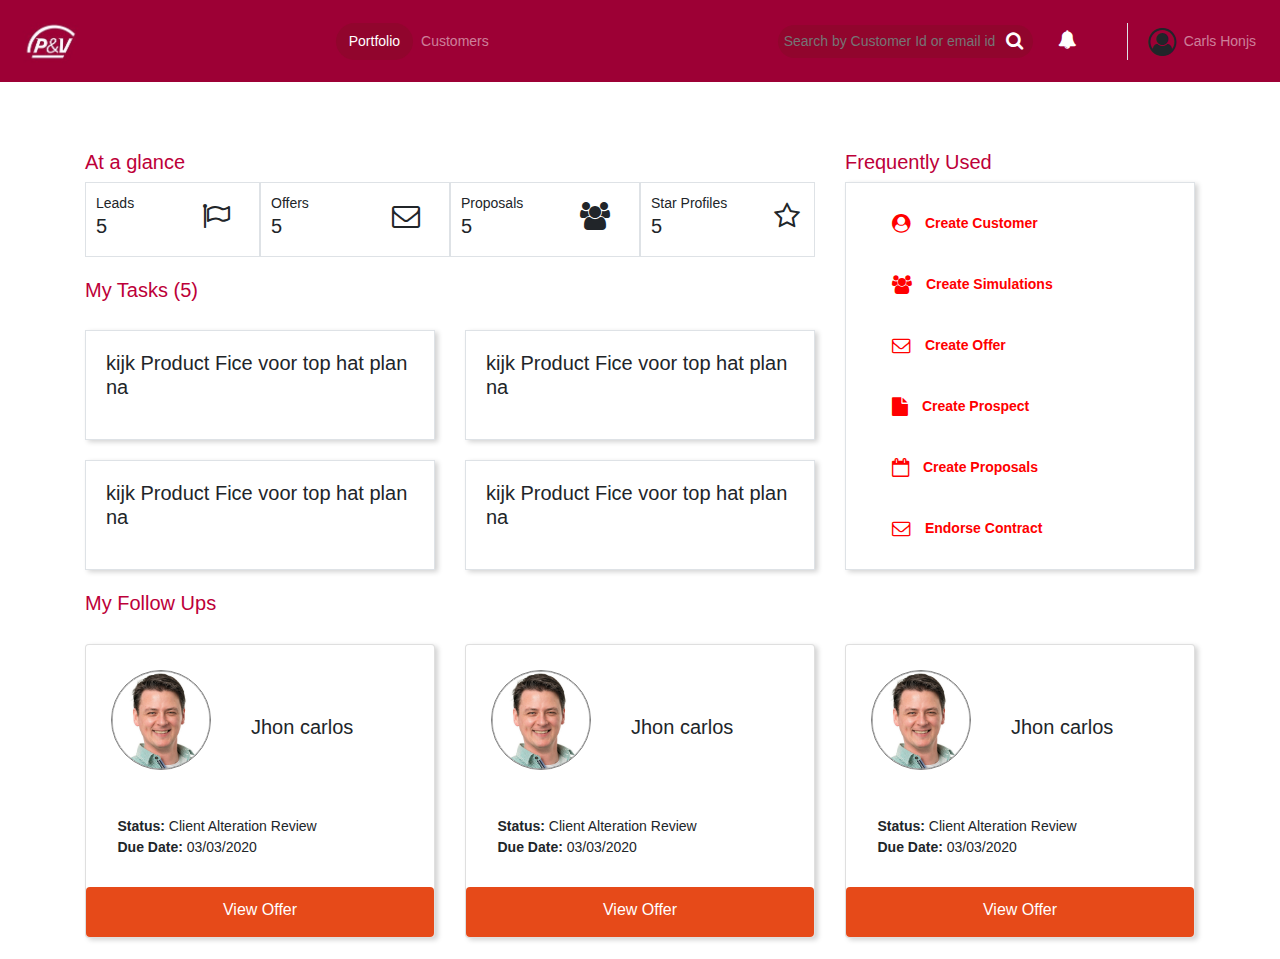
<file: index.html>
<!doctype html>
<html lang="en">

<head>
  <!-- Required meta tags -->
  <meta charset="utf-8">
  <meta name="viewport" content="width=device-width, initial-scale=1, shrink-to-fit=no">

  <!-- Bootstrap CSS -->
  <link rel="stylesheet" href="https://stackpath.bootstrapcdn.com/bootstrap/4.4.1/css/bootstrap.min.css"
    integrity="sha384-Vkoo8x4CGsO3+Hhxv8T/Q5PaXtkKtu6ug5TOeNV6gBiFeWPGFN9MuhOf23Q9Ifjh" crossorigin="anonymous">
  <link rel="stylesheet" href="css/font-awesome.css">
  <link rel="stylesheet" href="css/style.css">
  <!-- Optional JavaScript -->
  <!-- jQuery first, then Popper.js, then Bootstrap JS -->
  <script src="https://code.jquery.com/jquery-3.4.1.slim.min.js"
    integrity="sha384-J6qa4849blE2+poT4WnyKhv5vZF5SrPo0iEjwBvKU7imGFAV0wwj1yYfoRSJoZ+n"
    crossorigin="anonymous"></script>
  <script src="https://cdn.jsdelivr.net/npm/popper.js@1.16.0/dist/umd/popper.min.js"
    integrity="sha384-Q6E9RHvbIyZFJoft+2mJbHaEWldlvI9IOYy5n3zV9zzTtmI3UksdQRVvoxMfooAo"
    crossorigin="anonymous"></script>
  <script src="https://stackpath.bootstrapcdn.com/bootstrap/4.4.1/js/bootstrap.min.js"
    integrity="sha384-wfSDF2E50Y2D1uUdj0O3uMBJnjuUD4Ih7YwaYd1iqfktj0Uod8GCExl3Og8ifwB6"
    crossorigin="anonymous"></script>

  <title>Application</title>
</head>

<body>
  <header>
    <nav class="navbar navbar-expand-md navbar-dark fixed-top bg-maroon p-3">
      <img src="images/pnv logo.jpg" height="50">
      <button class="navbar-toggler" type="button" data-toggle="collapse" data-target="#navbarCollapse"
        aria-controls="navbarCollapse" aria-expanded="false" aria-label="Toggle navigation">
        <span class="navbar-toggler-icon"></span>
      </button>
      <div class="collapse navbar-collapse m-l-250" id="navbarCollapse">
        <ul class="navbar-nav mr-auto">
          <li class="nav-item active">
            <a class="nav-link" href="index.html">Portfolio <span class="sr-only">(current)</span></a>
          </li>
          <li class="nav-item">
            <a class="nav-link" href="customer-details.html">Customers</a>
          </li>
          <!-- <li class="nav-item">
            <a class="nav-link disabled" href="#" tabindex="-1" aria-disabled="true">Disabled</a>
          </li> -->
        </ul>
        <form class="form-inline mt-2 mt-md-0">
          <input class="mr-sm-2 search" type="text" placeholder="Search by Customer Id or email id" aria-label="Search">
          <i class="fa fa-search fa-lg search-icon" aria-hidden="true"></i>
          <ul class="navbar-nav mr-auto">
            <li class="nav-item  m-r-50 ">
              <i class="fa fa-bell fa-lg m-t-10 white" aria-hidden="true"></i>
            </li>
            <li class="nav-item border-left p-l-10">
              <span>
                <i class="fa fa-user-circle-o fa-2x m-t-5 m-l-10" aria-hidden="true"></i>
              </span>
            </li>
            <li class="nav-item">
              <a class="nav-link" href="#">Carls Honjs</a>
            </li>
          </ul>
        </form>
      </div>
    </nav>
  </header>

  <div class="container">
    <div class="row m-t-150">
      <div class="col-lg-8">
        <h5 class="text-red">At a glance</h5>
        <div class="">
          <div class="row">
            <div class="col-lg-3 p-r-0">
              <div class="border ">
                <span>Leads</span>
                <h5>5</h5>
                <i class="fa fa-flag-o fa-2x float-right top m-t-20 m-r-30"></i>
              </div>
            </div>
            <div class="col-lg-3 p-l-0 p-r-0">
              <div class="border">
                <span>Offers</span>
                <h5>5</h5>
                <i class="fa fa-envelope-o fa-2x float-right top m-t-20 m-r-30"></i>
              </div>
            </div>
            <div class="col-lg-3 p-r-0 p-l-0">
              <div class="border">
                <span>Proposals</span>
                <h5>5</h5>
                <i class="fa fa-users fa-2x float-right top m-t-20 m-r-30"></i>
              </div>
            </div>
            <div class="col-lg-3 p-l-0">
              <div class="border">
                <span>Star Profiles</span>
                <h5>5</h5>
                <i class="fa fa-star-o fa-2x float-right top m-t-20 m-r-30"></i>
              </div>
            </div>
          </div>
        </div>
        <br>
        <h5 class="text-red">My Tasks (5)</h5>
        <div class="">
          <div class="row">
            <div class="col-lg-6">
              <div class="border box">
                <h5>kijk Product Fice voor top hat plan na</h5>
              </div>
            </div>
            <div class="col-lg-6">
              <div class="border box">
                <h5>kijk Product Fice voor top hat plan na</h5>
              </div>
            </div>
          </div>
          <div class="row">
            <div class="col-lg-6">
              <div class="border box">
                <h5>kijk Product Fice voor top hat plan na</h5>
              </div>
            </div>
            <div class="col-lg-6">
              <div class="border box">
                <h5>kijk Product Fice voor top hat plan na</h5>
              </div>
            </div>
          </div>
        </div>
      </div>
      <div class="col-lg-4">
        <h5 class="text-red">Frequently Used</h5>
        <div class="border box-shadow">
          <div class="row">
            <div class="col-lg-12">
              <ul class="nav list-group list-group-flush frequently-used-menu">
                <li class="nav-item list-group-item">
                  <a class="nav-link" href="#">
                    <span data-feather="home"></span>
                    <i class="fa fa-user-circle fa-lg m-r-10" aria-hidden="true"></i>
                    Create Customer
                  </a>
                </li>
                <li class="nav-item list-group-item">
                  <a class="nav-link" href="#">
                    <span data-feather="home"></span>
                    <i class="fa fa-users fa-lg m-r-10" aria-hidden="true"></i>
                    Create Simulations
                  </a>
                </li>
                <li class="nav-item list-group-item">
                  <a class="nav-link" href="#">
                    <span data-feather="home"></span>
                    <i class="fa fa-envelope-o fa-lg m-r-10" aria-hidden="true"></i>
                    Create Offer
                  </a>
                </li>
                <li class="nav-item list-group-item">
                  <a class="nav-link" href="#">
                    <span data-feather="home"></span>
                    <i class="fa fa-file fa-lg m-r-10" aria-hidden="true"></i>
                    Create Prospect
                  </a>
                </li>
                <li class="nav-item list-group-item">
                  <a class="nav-link" href="#">
                    <span data-feather="home"></span>
                    <i class="fa fa-calendar-o fa-lg m-r-10" aria-hidden="true"></i>
                    Create Proposals
                  </a>
                </li>
                <li class="nav-item list-group-item">
                  <a class="nav-link" href="#">
                    <span data-feather="home"></span>
                    <i class="fa fa-envelope-o fa-lg m-r-10" aria-hidden="true"></i>
                    Endorse Contract
                  </a>
                </li>
              </ul>
            </div>
          </div>
        </div>
      </div>
    </div>
    <br>
    <h5 class="text-red">My Follow Ups</h5>
    <br>
    <div class="row">
      <div class="col-lg-4">
        <div class="card box-shadow">
          <div class="row no-gutters">
            <div class="col-md-5">
              <img src="images/user1.png" height="100" width="100" class="profile-pic" alt="Name">
            </div>
            <div class="col-md-7 m-t-50">
              <div class="card-body">
                <h5 class="card-title">Jhon carlos</h5>
              </div>
            </div>
          </div>
          <div class="row">
            <div class="col-lg-1"></div>
            <div class="col-lg-8">
              <br>
              <ul class="nav flex-column mb-2">
                <li class="nav-item">
                  <strong>Status: </strong>Client Alteration Review
                </li>
                <li class="nav-item">
                  <strong>Due Date: </strong>03/03/2020
                </li>
              </ul>
              <br>
            </div>
            <div class="col-lg-3"></div>
            <div class="col-lg-12">
              <a href="#" class="btn btn-red white full-width">View Offer</a>
            </div>
          </div>
        </div>
      </div>
      <div class="col-lg-4">
        <div class="card box-shadow">
          <div class="row no-gutters">
            <div class="col-md-5">
              <img src="images/user1.png" height="100" width="100" class="profile-pic" alt="Name">
            </div>
            <div class="col-md-7 m-t-50">
              <div class="card-body">
                <h5 class="card-title">Jhon carlos</h5>
              </div>
            </div>
          </div>
          <div class="row">
            <div class="col-lg-1"></div>
            <div class="col-lg-8">
              <br>
              <ul class="nav flex-column mb-2">
                <li class="nav-item">
                  <strong>Status: </strong>Client Alteration Review
                </li>
                <li class="nav-item">
                  <strong>Due Date: </strong>03/03/2020
                </li>
              </ul>
              <br>
            </div>
            <div class="col-lg-3"></div>
            <div class="col-lg-12">
              <a href="#" class="btn btn-red white full-width">View Offer</a>
            </div>
          </div>
        </div>
      </div>
      <div class="col-lg-4">
        <div class="card box-shadow">
          <div class="row no-gutters">
            <div class="col-md-5">
              <img src="images/user1.png" height="100" width="100" class="profile-pic" alt="Name">
            </div>
            <div class="col-md-7 m-t-50">
              <div class="card-body">
                <h5 class="card-title">Jhon carlos</h5>
              </div>
            </div>
          </div>
          <div class="row">
            <div class="col-lg-1"></div>
            <div class="col-lg-8">
              <br>
              <ul class="nav flex-column mb-2">
                <li class="nav-item">
                  <strong>Status: </strong>Client Alteration Review
                </li>
                <li class="nav-item">
                  <strong>Due Date: </strong>03/03/2020
                </li>
              </ul>
              <br>
            </div>
            <div class="col-lg-3"></div>
            <div class="col-lg-12">
              <a href="#" class="btn btn-red white full-width">View Offer</a>
            </div>
          </div>
        </div>
      </div>
    </div>
  </div>
  <footer>
    <div>
      <br>
    </div>
  </footer>
</body>

</html>
</file>
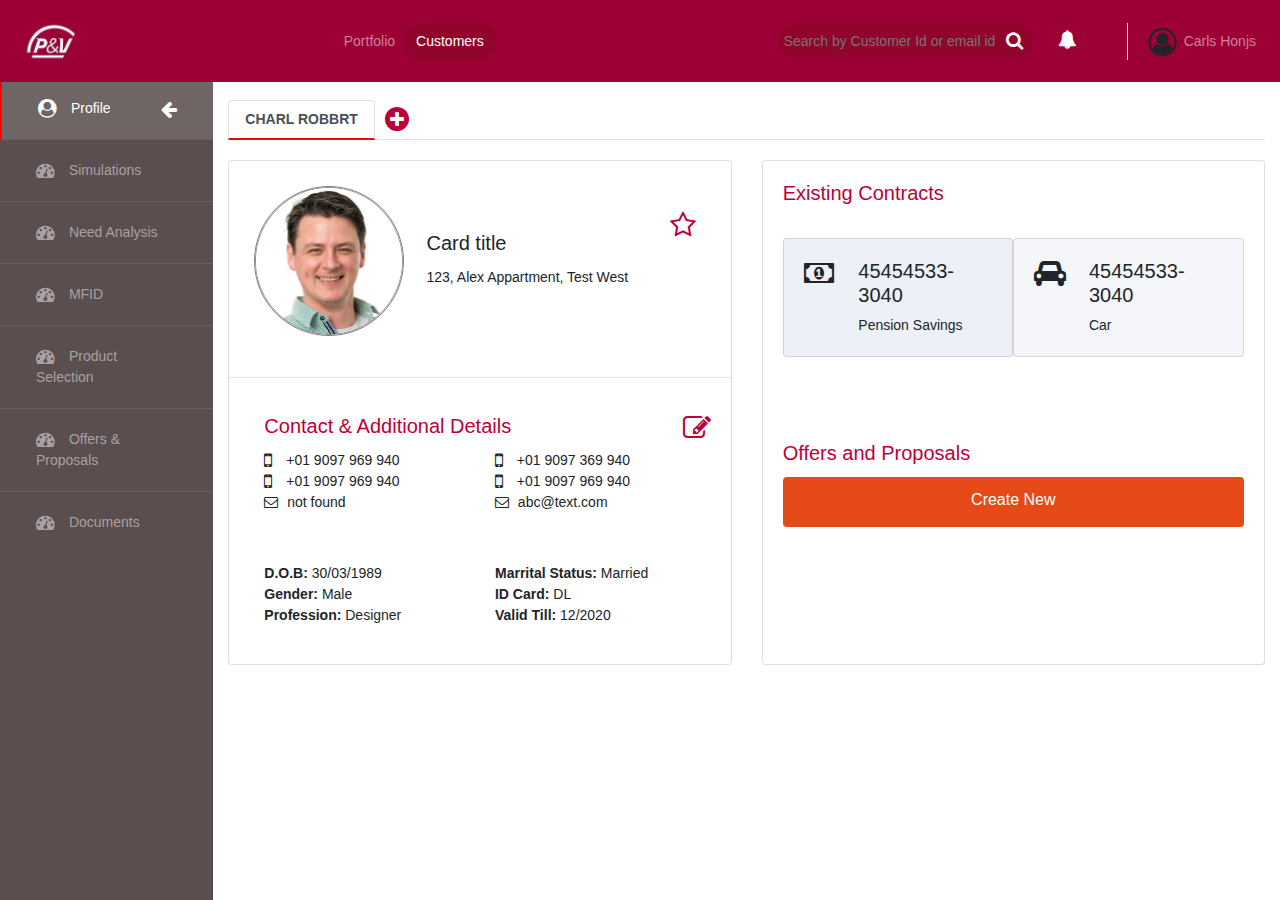
<file: customer-details.html>
<!doctype html>
<html lang="en">

<head>
  <!-- Required meta tags -->
  <meta charset="utf-8">
  <meta name="viewport" content="width=device-width, initial-scale=1, shrink-to-fit=no">

  <!-- Bootstrap CSS -->
  <link rel="stylesheet" href="https://stackpath.bootstrapcdn.com/bootstrap/4.4.1/css/bootstrap.min.css"
    integrity="sha384-Vkoo8x4CGsO3+Hhxv8T/Q5PaXtkKtu6ug5TOeNV6gBiFeWPGFN9MuhOf23Q9Ifjh" crossorigin="anonymous">
  <link rel="stylesheet" href="css/font-awesome.css">
  <link rel="stylesheet" href="css/style.css">
  <!-- Optional JavaScript -->
  <!-- jQuery first, then Popper.js, then Bootstrap JS -->
  <script src="https://code.jquery.com/jquery-3.4.1.slim.min.js"
    integrity="sha384-J6qa4849blE2+poT4WnyKhv5vZF5SrPo0iEjwBvKU7imGFAV0wwj1yYfoRSJoZ+n"
    crossorigin="anonymous"></script>
  <script src="https://cdn.jsdelivr.net/npm/popper.js@1.16.0/dist/umd/popper.min.js"
    integrity="sha384-Q6E9RHvbIyZFJoft+2mJbHaEWldlvI9IOYy5n3zV9zzTtmI3UksdQRVvoxMfooAo"
    crossorigin="anonymous"></script>
  <script src="https://stackpath.bootstrapcdn.com/bootstrap/4.4.1/js/bootstrap.min.js"
    integrity="sha384-wfSDF2E50Y2D1uUdj0O3uMBJnjuUD4Ih7YwaYd1iqfktj0Uod8GCExl3Og8ifwB6"
    crossorigin="anonymous"></script>

  <title>Application</title>
</head>

<body>
  <header>
    <nav class="navbar navbar-expand-md navbar-dark fixed-top bg-maroon p-3">
      <img src="images/pnv logo.jpg" height="50">
      <button class="navbar-toggler" type="button" data-toggle="collapse" data-target="#navbarCollapse"
        aria-controls="navbarCollapse" aria-expanded="false" aria-label="Toggle navigation">
        <span class="navbar-toggler-icon"></span>
      </button>
      <div class="collapse navbar-collapse m-l-250" id="navbarCollapse">
        <ul class="navbar-nav mr-auto">
          <li class="nav-item">
            <a class="nav-link" href="index.html">Portfolio <span class="sr-only">(current)</span></a>
          </li>
          <li class="nav-item active">
            <a class="nav-link" href="customer-details.html">Customers</a>
          </li>
          <!-- <li class="nav-item">
            <a class="nav-link disabled" href="#" tabindex="-1" aria-disabled="true">Disabled</a>
          </li> -->
        </ul>
        <form class="form-inline mt-2 mt-md-0">
          <input class="mr-sm-2 search" type="text" placeholder="Search by Customer Id or email id" aria-label="Search">
          <i class="fa fa-search fa-lg search-icon" aria-hidden="true"></i>
          <ul class="navbar-nav mr-auto">
            <li class="nav-item  m-r-50 ">
              <i class="fa fa-bell fa-lg m-t-10 white" aria-hidden="true"></i>
            </li>
            <li class="nav-item border-left p-l-10">
              <span>
                <i class="fa fa-user-circle-o fa-2x m-t-5 m-l-10" aria-hidden="true"></i>
              </span>
            </li>
            <li class="nav-item">
              <a class="nav-link" href="#">Carls Honjs</a>
            </li>
          </ul>
        </form>
      </div>
    </nav>
  </header>

  <div class="container-fluid">
    <div class="row">
      <nav class="col-md-2 d-none d-md-block bg-brown sidebar">
        <div class="sidebar-sticky ">
          <ul class="nav flex-column list-group  list-group-flush">
            <li class="nav-item list-group-item bg-brown active">
              <a class="nav-link active" href="#">
                <span data-feather="home"></span>
                <i class="fa fa-user-circle fa-lg m-r-10" aria-hidden="true"></i>
                Profile <span class="sr-only">(current)</span>
                <i class="fa fa-arrow-left  white m-t-5 fa-lg float-right" aria-hidden="true"></i>
              </a>
            </li>
            <li class="nav-item list-group-item bg-brown">
              <a class="nav-link" href="simulation.html">
                <span data-feather="file"></span>
                <i class="fa fa-dashboard fa-lg m-r-10" aria-hidden="true"></i>
                Simulations
              </a>
            </li>
            <li class="nav-item list-group-item bg-brown">
              <a class="nav-link" href="need-analysis.html">
                <span data-feather="file"></span>
                <i class="fa fa-dashboard fa-lg m-r-10" aria-hidden="true"></i>
                Need Analysis
              </a>
            </li>
            <li class="nav-item list-group-item bg-brown">
              <a class="nav-link" href="#">
                <span data-feather="file"></span>
                <i class="fa fa-dashboard fa-lg m-r-10" aria-hidden="true"></i>
                MFID
              </a>
            </li>
            <li class="nav-item list-group-item bg-brown">
              <a class="nav-link" href="#">
                <span data-feather="file"></span>
                <i class="fa fa-dashboard fa-lg m-r-10" aria-hidden="true"></i>
                Product Selection
              </a>
            </li>
            <li class="nav-item list-group-item bg-brown">
              <a class="nav-link" href="#">
                <span data-feather="file"></span>
                <i class="fa fa-dashboard fa-lg m-r-10" aria-hidden="true"></i>
                Offers & Proposals
              </a>
            </li>
            <li class="nav-item list-group-item bg-brown">
              <a class="nav-link" href="#">
                <span data-feather="file"></span>
                <i class="fa fa-dashboard fa-lg m-r-10" aria-hidden="true"></i>
                Documents
              </a>
            </li>
          </ul>

          
        </div>
      </nav>
    </div>
    <div class="row m-t-100">
      <div class="col-lg-2"></div>
      <div class="col-lg-10">
        <nav>
          <div class="nav nav-tabs" id="nav-tab" role="tablist">
            <a class="nav-item nav-link active tab-name" id="nav-home-tab" data-toggle="tab" href="#nav-home" role="tab"
              aria-controls="nav-home" aria-selected="true">Charl Robbrt</a>
            <div class="btn-group dropright">
              <i class="fa fa-plus-circle fa-2x m-l-10 m-t-5 text-red" id="dropdownMenu" data-toggle="dropdown"
                data-reference="parent"></i>
              <div class="dropdown-menu" aria-labelledby="dropdownMenu">
                <span class="dropdown-item-text">Offers</span>
                <a class="dropdown-item" href="#">Contracts</a>
                <a class="dropdown-item" href="#">Proposals</a>
                <a class="dropdown-item" href="#">Documents</a>
              </div>
            </div>

            <!-- <a class="nav-item nav-link" id="nav-profile-tab" data-toggle="tab" href="#nav-profile" role="tab" aria-controls="nav-profile" aria-selected="false">Profile</a>
            <a class="nav-item nav-link" id="nav-contact-tab" data-toggle="tab" href="#nav-contact" role="tab" aria-controls="nav-contact" aria-selected="false">Contact</a> -->
          </div>
        </nav>
        <div class="tab-content" id="nav-tabContent">
          <div class="tab-pane fade show active" id="nav-home" role="tabpanel" aria-labelledby="nav-home-tab">
            <div class="row m-t-10">
              <div class="col-lg-6">
                <div class="card m-t-10">
                  <div class="row">
                    <div class="col-lg-4">
                      <img src="images/user1.png" height="150" width="150" class="profile-pic" alt="Name">
                    </div>
                    <div class="col-lg-8">
                      <div class="card-body m-t-50">
                        <h5 class="card-title">Card title</h5>
                        <p class="card-text">123, Alex Appartment, Test West</p>
                        <i class="fa fa-star-o fa-2x top m-t-50 m-r-50 text-red"></i>
                      </div>
                    </div>
                  </div>
                  <hr>
                  <div class="row m-20">
                    <div class="col-lg-12">
                      <h5 class="card-title text-red">Contact & Additional Details</h5>
                      <i class="fa fa-pencil-square-o float-right fa-2x top text-red" aria-hidden="true"></i>
                      <div class="row">
                        <div class="col-lg-6">
                          <ul class="nav flex-column mb-2">
                            <li class="nav-item">
                              <i class="fa fa-mobile fa-lg m-r-10" aria-hidden="true"></i> +01 9097 969 940
                            </li>
                            <li class="nav-item">
                              <i class="fa fa-mobile fa-lg m-r-10" aria-hidden="true"></i> +01 9097 969 940
                            </li>
                            <li class="nav-item">
                              <i class="fa fa-envelope-o m-r-5" aria-hidden="true"></i> not found
                            </li>
                          </ul>
                          <br><br>
                          <div>
                            <ul class="nav flex-column mb-2">
                              <li class="nav-item">
                                <strong>D.O.B: </strong>30/03/1989
                              </li>
                              <li class="nav-item">
                                <strong>Gender: </strong>Male
                              </li>
                              <li class="nav-item">
                                <strong>Profession: </strong> Designer
                              </li>
                            </ul>
                          </div>
                        </div>
                        <div class="col-lg-6">
                          <ul class="nav flex-column mb-2">
                            <li class="nav-item">
                              <i class="fa fa-mobile fa-lg m-r-10" aria-hidden="true"></i> +01 9097 369 940
                            </li>
                            <li class="nav-item">
                              <i class="fa fa-mobile fa-lg m-r-10" aria-hidden="true"></i> +01 9097 969 940
                            </li>
                            <li class="nav-item">
                              <i class="fa fa-envelope-o m-r-5" aria-hidden="true"></i> abc@text.com
                            </li>
                          </ul>
                          <br><br>
                          <div>
                            <ul class="nav flex-column mb-2">
                              <li class="nav-item">
                                <strong>Marrital Status: </strong>Married
                              </li>
                              <li class="nav-item">
                                <strong>ID Card: </strong>DL
                              </li>
                              <li class="nav-item">
                                <strong>Valid Till: </strong> 12/2020
                              </li>
                            </ul>
                          </div>
                        </div>
                      </div>
                    </div>
                  </div>
                </div>
              </div>
              <div class="col-lg-6">
                <div class="card m-t-10">
                  <div class="card-body">
                    <h5 class="card-title text-red">Existing Contracts</h5>
                    <br>
                    <div class="row">
                      <div class="col-sm-6 p-r-0">
                        <div class="card bg-dark-gray">
                          <div class="card-body">
                            <div class="row">
                              <div class="col-lg-3">
                                <i class="fa fa-money fa-2x" aria-hidden="true"></i>
                              </div>
                              <div class="col-lg-9">
                                <h5>45454533-3040</h5>
                                <p class="card-text">Pension Savings</p>
                              </div>
                            </div>
                          </div>
                        </div>
                      </div>
                      <div class="col-sm-6 p-l-0">
                        <div class="card bg-gray">
                          <div class="card-body">
                            <div class="row">
                              <div class="col-lg-3">
                                <i class="fa fa-car fa-2x" aria-hidden="true"></i>
                              </div>
                              <div class="col-lg-9">
                                <h5>45454533-3040</h5>
                                <p class="card-text">Car</p>
                              </div>
                            </div>
                          </div>
                        </div>
                      </div>
                    </div>
                    <br><br>
                    <br><br>
                    <h5 class="card-title text-red">Offers and Proposals</h5>
                    <a href="#" class="btn btn-red white full-width">Create New</a>
                  </div>
                </div>
              </div>
            </div>
          </div>
          <!-- <div class="tab-pane fade" id="nav-profile" role="tabpanel" aria-labelledby="nav-profile-tab">...</div>
          <div class="tab-pane fade" id="nav-contact" role="tabpanel" aria-labelledby="nav-contact-tab">...</div> -->
        </div>
      </div>
    </div>
  </div>

  <footer>
    <div>
      <br>
    </div>
  </footer>
</body>

</html>
</file>
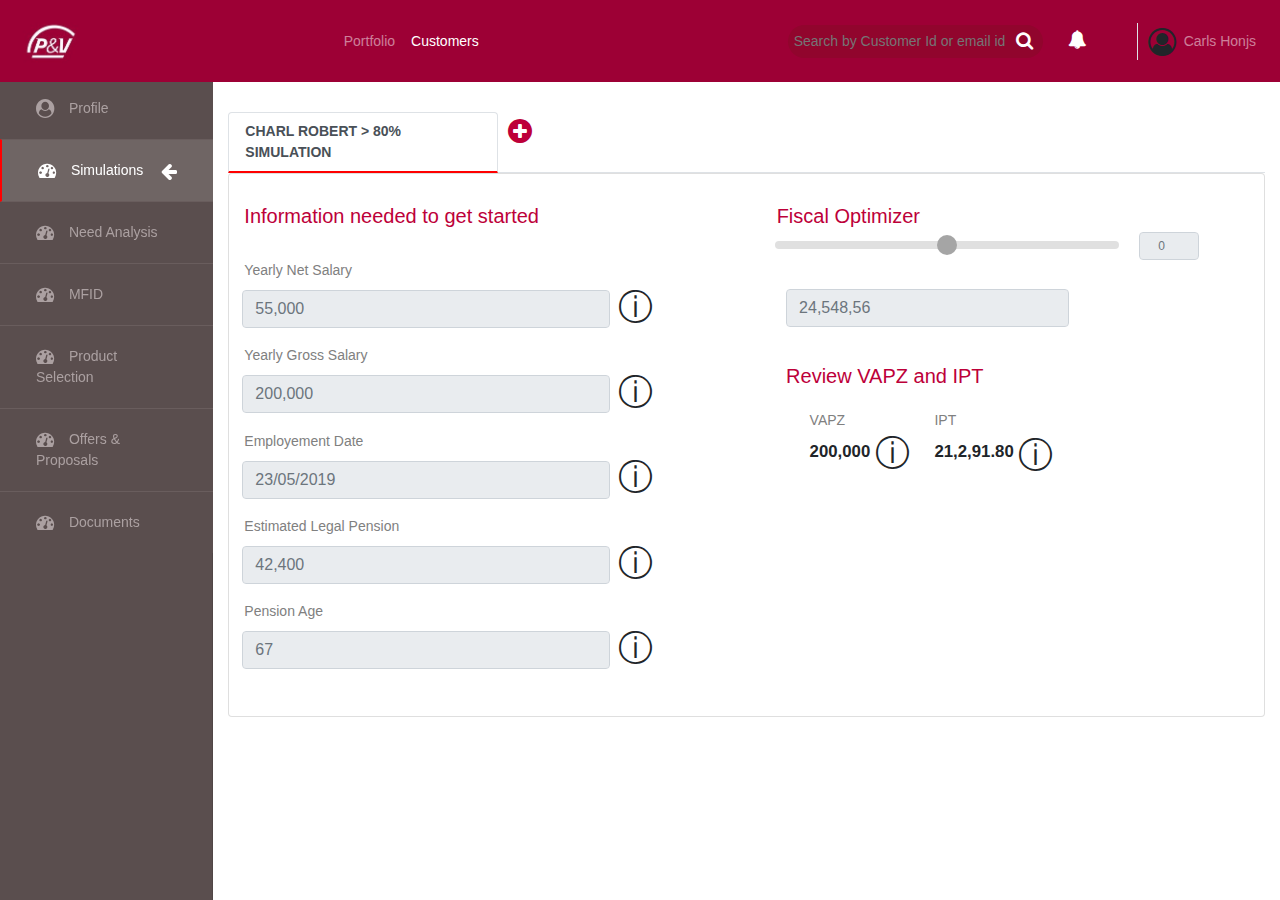
<file: index1.html>
<!doctype html>
<html lang="en">

<head>
    <!-- Required meta tags -->
    <meta charset="utf-8">
    <meta name="viewport" content="width=device-width, initial-scale=1, shrink-to-fit=no">

    <!-- Bootstrap CSS -->
    <link rel="stylesheet" href="https://stackpath.bootstrapcdn.com/bootstrap/4.4.1/css/bootstrap.min.css"
        integrity="sha384-Vkoo8x4CGsO3+Hhxv8T/Q5PaXtkKtu6ug5TOeNV6gBiFeWPGFN9MuhOf23Q9Ifjh" crossorigin="anonymous">
    <link rel="stylesheet" href="css/font-awesome.css">
    <!-- Optional JavaScript -->
    <!-- jQuery first, then Popper.js, then Bootstrap JS -->
    <script src="https://code.jquery.com/jquery-3.4.1.slim.min.js"
        integrity="sha384-J6qa4849blE2+poT4WnyKhv5vZF5SrPo0iEjwBvKU7imGFAV0wwj1yYfoRSJoZ+n"
        crossorigin="anonymous"></script>
    <script src="https://cdn.jsdelivr.net/npm/popper.js@1.16.0/dist/umd/popper.min.js"
        integrity="sha384-Q6E9RHvbIyZFJoft+2mJbHaEWldlvI9IOYy5n3zV9zzTtmI3UksdQRVvoxMfooAo"
        crossorigin="anonymous"></script>
    <script src="https://stackpath.bootstrapcdn.com/bootstrap/4.4.1/js/bootstrap.min.js"
        integrity="sha384-wfSDF2E50Y2D1uUdj0O3uMBJnjuUD4Ih7YwaYd1iqfktj0Uod8GCExl3Og8ifwB6"
        crossorigin="anonymous"></script>
    <title>Application</title>
    <style>
        body {
            font-size: .875rem;
        }

        .feather {
            width: 16px;
            height: 16px;
            vertical-align: text-bottom;
        }

        /*
 * Sidebar
 */

        .sidebar {
            position: fixed;
            top: 0;
            bottom: 0;
            left: 0;
            z-index: 1;
            /* Behind the navbar */
            padding: 70px 0 0;
            /* Height of navbar */
            box-shadow: inset -1px 0 0 rgba(0, 0, 0, .1);
        }

        .sidebar-sticky {
            position: relative;
            top: 0;
            height: calc(100vh - 48px);
            padding-top: .5rem;
            overflow-x: hidden;
            overflow-y: auto;
            /* Scrollable contents if viewport is shorter than content. */
        }

        @supports ((position: -webkit-sticky) or (position: sticky)) {
            .sidebar-sticky {
                position: -webkit-sticky;
                position: sticky;
            }
        }

        .sidebar .nav-link {
            font-weight: 500;
            color: #333;
        }

        .sidebar .nav-link .feather {
            margin-right: 4px;
            color: #999;
        }

        .sidebar .nav-link.active {
            color: #fff;
            background-color: rgb(111, 101, 100);
        }

        .sidebar .nav-link:hover .feather,
        .sidebar .nav-link.active .feather {
            color: inherit;
        }

        .sidebar-heading {
            font-size: .75rem;
            text-transform: uppercase;
        }

        /*
 * Content
 */

        [role="main"] {
            padding-top: 133px;
            /* Space for fixed navbar */
        }

        @media (min-width: 768px) {
            [role="main"] {
                padding-top: 48px;
                /* Space for fixed navbar */
            }
        }

        /*
 * Navbar
 */

        .navbar-brand {
            padding-top: .75rem;
            padding-bottom: .75rem;
            font-size: 1rem;
            background-color: rgba(0, 0, 0, .25);
            box-shadow: inset -1px 0 0 rgba(0, 0, 0, .25);
        }

        .navbar .form-control {
            padding: .75rem 1rem;
            border-width: 0;
            border-radius: 0;
        }

        .form-control-dark {
            color: #fff;
            background-color: rgba(255, 255, 255, .1);
            border-color: rgba(255, 255, 255, .1);
        }

        .form-control-dark:focus {
            border-color: transparent;
            box-shadow: 0 0 0 3px rgba(255, 255, 255, .25);
        }

        .m-r-50 {
            margin-right: 50px;
        }

        .m-l-50 {
            margin-left: 50px;
        }

        .m-l-250 {
            margin-left: 250px;
        }

        .m-t-100 {
            margin-top: 100px;
        }

        .m-t-5 {
            margin-top: 5px;
            ;
        }

        .m-t-10 {
            margin-top: 10px;
        }

        .search {
            border-radius: 20px;
            width: 255px;
            padding: 6px;
            margin: 7px;
            background-color: rgb(145, 5, 45);
            border: 0;
            color: #fff;
        }

        .profile-pic {
            border-radius: 150px;
            border: 1px solid gray;
            margin: 25px;
        }

        .m-t-50 {
            margin-top: 50px;
        }

        .m-20 {
            margin: 20px;
        }

        .bg-maroon {
            background-color: rgba(157, 0, 53, 1) !important;
        }

        .m-l-150 {
            margin-left: 150px;
        }

        .m-l-10 {
            margin-left: 10px;
        }

        .search-icon {
            position: relative;
            right: 35px;
            color: #fff;
        }

        .m-r-10 {
            margin-right: 10px;
        }

        .m-r-5 {
            margin-right: 5px;
        }

        .m-r-50 {
            margin-right: 50px;
        }

        .p-l-10 {
            padding-left: 10px;
        }

        .p-r-10 {
            padding-right: 10px;
        }

        .border-left {
            border-left: 1px solid #ffffff;
        }

        .white {
            color: #fff;
        }

        .bg-brown {
            background-color: rgb(90, 78, 78);
        }

        .bg-brown.active {
            color: #fff;
            background-color: rgb(111, 101, 100);

        }

        .list-group-item,
        .list-group-item.active {
            border-color: rgb(105, 93, 93);
            border-left: 2px solid red;
        }

        .sidebar .nav-link {
            color: rgb(171, 160, 161);
        }

        .tab-name {
            width: 270px;
            border-bottom: 2px solid red !important;
            color: #000;
            text-transform: uppercase;
            font-weight: 600;
        }

        .p-r-0 {
            padding-right: 0;
        }

        .p-l-0 {
            padding-left: 0;
        }

        .text-red {
            color: rgb(189, 0, 57);
        }

        .btn-red {
            background-color: rgb(230, 74, 25);
        }

        .top {
            position: absolute;
            top: 0;
            right: 0;
        }

        .bg-dark-gray {
            background-color: rgb(237, 240, 247);
        }

        .bg-gray {
            background-color: rgb(245, 246, 250);
        }

        .full-width {
            width: 100%;
            height: 50px;
            padding: 10px;
        }

        .card {
            height: 100%;
        }

        * {
            box-sizing: border-box;
        }

        .row {
            display: flex;
        }

        /* Create two equal columns that sits next to each other */
        .column {
            flex: 50%;
            padding: 10px;
            height: 100%;
            /* Should be removed. Only for demonstration */
        }

        .row-field {
            display: flex;
            margin-top: -9px;
            margin-bottom: -10px;
            margin-left: -12px;
        }

        /* Create two equal columns that sits next to each other */
        .column-field {
            flex: 50%;
            padding: 10px;
            height: 100%;
            /* Should be removed. Only for demonstration */
        }

        .column-icon {
            flex: 50%;
            padding: 10px;
            height: 100%;
            /* Should be removed. Only for demonstration */
        }

        .info-icon {
            font-size: 35px;
            margin-top: -4%;
            margin-left: 55%;
        }

        .input-label {
            margin-bottom: 0.75rem;
        }

        .input-label-top {
            margin-top: 2rem;
        }

        .slidecontainer {
            width: 260%;
        }

        .slider {
            -webkit-appearance: none;
            width: 150%;
            height: 8px;
            border-radius: 5px;
            background: #d3d3d3;
            outline: none;
            opacity: 0.7;
            -webkit-transition: .2s;
            transition: opacity .2s;
        }

        .slider:hover {
            opacity: 1;
        }

        .slider::-webkit-slider-thumb {
            -webkit-appearance: none;
            appearance: none;
            width: 20px;
            height: 20px;
            border-radius: 50%;
            background: gray;
            cursor: pointer;
        }

        .slider::-moz-range-thumb {
            width: 25px;
            height: 25px;
            border-radius: 50%;
            background: #4CAF50;
            cursor: pointer;
        }

        .input-width {
            width: 160%;
        }

        .input-range-slider {
            width: 26%;
            font-size: 0.75rem;
            margin-left: 50%;
            margin-top: -4%;
            height: 28px;
            text-align: center;
        }

        .input-width-simulation {
            width: 60%;
            margin-left: 2%;
            margin-top: 5%;
        }

        .review {
            margin-left: 2%;
            margin-top: 8%;
        }

        .label-color {
            color: grey;
        }

        .row-field-review {
            display: flex;
            margin-top: 1%;
            margin-bottom: -10px;
            margin-left: -12px;
        }

        .column-field-vapz {
            flex: 50%;
            padding: 10px;
            height: 100%;
            margin-left: 7%;
            /* Should be removed. Only for demonstration */
        }

        .column-field-ipt {
            flex: 50%;
            padding: 10px;
            height: 100%;
            margin-left: -43%;
            /* Should be removed. Only for demonstration */
        }

        .column-review-icon-vapz {
            flex: 50%;
            padding: 10px;
            height: 100%;
            margin-top: -13%;
            margin-left: -76%;
            /* Should be removed. Only for demonstration */
        }

        .column-review-icon-ipt {
            flex: 50%;
            padding: 10px;
            height: 100%;
            margin-top: -13%;
            margin-left: -63%;
            /* Should be removed. Only for demonstration */
        }

        .review-values {
            font-weight: bold;
            font-size: larger;
        }

        .change::-webkit-input-placeholder {
            /* WebKit, Blink, Edge */
            color: white;
        }

        .change:-moz-placeholder {
            /* Mozilla Firefox 4 to 18 */
            color: white;
        }

        .change::-moz-placeholder {
            /* Mozilla Firefox 19+ */
            color: white;
        }

        .change:-ms-input-placeholder {
            /* Internet Explorer 10-11 */
            color: white;
        }

    </style>
</head>

<body>
    <header>
        <nav class="navbar navbar-expand-md navbar-dark fixed-top bg-maroon p-3">
            <img src="images/pnv logo.jpg" height="50">
            <button class="navbar-toggler" type="button" data-toggle="collapse" data-target="#navbarCollapse"
                aria-controls="navbarCollapse" aria-expanded="false" aria-label="Toggle navigation">
                <span class="navbar-toggler-icon"></span>
            </button>
            <div class="collapse navbar-collapse m-l-250" id="navbarCollapse">
                <ul class="navbar-nav mr-auto">
                    <li class="nav-item ">
                        <a class="nav-link" href="#">Portfolio <span class="sr-only">(current)</span></a>
                    </li>
                    <li class="nav-item active">
                        <a class="nav-link" href="#">Customers</a>
                    </li>
                    <!-- <li class="nav-item">
            <a class="nav-link disabled" href="#" tabindex="-1" aria-disabled="true">Disabled</a>
          </li> -->
                </ul>
                <form class="form-inline mt-2 mt-md-0">
                    <input class="mr-sm-2 search" type="text" placeholder="Search by Customer Id or email id"
                        class="change" aria-label="Search">
                    <i class="fa fa-search fa-lg search-icon" aria-hidden="true"></i>
                    <ul class="navbar-nav mr-auto">
                        <li class="nav-item active  m-r-50 ">
                            <i class="fa fa-bell fa-lg m-t-10 white" aria-hidden="true"></i>
                        </li>
                        <li class="nav-item border-left p-l-10">
                            <span>
                                <i class="fa fa-user-circle-o fa-2x m-t-5" aria-hidden="true"></i>
                            </span>
                        </li>
                        <li class="nav-item">
                            <a class="nav-link" href="#">Carls Honjs</a>
                        </li>
                    </ul>
                </form>
            </div>
        </nav>
    </header>

    <div class="container-fluid">
        <div class="row">
            <nav class="col-md-2 d-none d-md-block bg-brown sidebar">
                <div class="sidebar-sticky ">
                    <ul class="nav flex-column list-group  list-group-flush">
                        <li class="nav-item list-group-item bg-brown ">
                            <a class="nav-link " href="#">
                                <span data-feather="home"></span>
                                <i class="fa fa-user-circle fa-lg m-r-10" aria-hidden="true"></i>
                                Profile
                            </a>
                        </li>
                        <li class="nav-item list-group-item bg-brown active">
                            <a class="nav-link active" href="#">
                                <span data-feather="file"></span>
                                <i class="fa fa-dashboard fa-lg m-r-10" aria-hidden="true"></i>
                                Simulations <span class="sr-only">(current)</span>
                                <i class="fa fa-arrow-left  white m-t-5 fa-lg float-right" aria-hidden="true"></i>
                            </a>
                        </li>
                        <li class="nav-item list-group-item bg-brown">
                            <a class="nav-link" href="#">
                                <span data-feather="file"></span>
                                <i class="fa fa-dashboard fa-lg m-r-10" aria-hidden="true"></i>
                                Need Analysis
                            </a>
                        </li>
                        <li class="nav-item list-group-item bg-brown">
                            <a class="nav-link" href="#">
                                <span data-feather="file"></span>
                                <i class="fa fa-dashboard fa-lg m-r-10" aria-hidden="true"></i>
                                MFID
                            </a>
                        </li>
                        <li class="nav-item list-group-item bg-brown">
                            <a class="nav-link" href="#">
                                <span data-feather="file"></span>
                                <i class="fa fa-dashboard fa-lg m-r-10" aria-hidden="true"></i>
                                Product Selection
                            </a>
                        </li>
                        <li class="nav-item list-group-item bg-brown">
                            <a class="nav-link" href="#">
                                <span data-feather="file"></span>
                                <i class="fa fa-dashboard fa-lg m-r-10" aria-hidden="true"></i>
                                Offers & Proposals
                            </a>
                        </li>
                        <li class="nav-item list-group-item bg-brown">
                            <a class="nav-link" href="#">
                                <span data-feather="file"></span>
                                <i class="fa fa-dashboard fa-lg m-r-10" aria-hidden="true"></i>
                                Documents
                            </a>
                        </li>
                    </ul>

                    <!-- <h6 class="sidebar-heading d-flex justify-content-between align-items-center px-3 mt-4 mb-1 text-muted">
            <span>Saved reports</span>
            <a class="d-flex align-items-center text-muted" href="#" aria-label="Add a new report">
              <span data-feather="plus-circle"></span>
            </a>
          </h6>
          <ul class="nav flex-column mb-2">
            <li class="nav-item">
              <a class="nav-link" href="#">
                <span data-feather="file-text"></span>
                Current month
              </a>
            </li>
            <li class="nav-item">
              <a class="nav-link" href="#">
                <span data-feather="file-text"></span>
                Last quarter
              </a>
            </li>
            <li class="nav-item">
              <a class="nav-link" href="#">
                <span data-feather="file-text"></span>
                Social engagement
              </a>
            </li>
            <li class="nav-item">
              <a class="nav-link" href="#">
                <span data-feather="file-text"></span>
                Year-end sale
              </a>
            </li>
          </ul> -->
                </div>
            </nav>
        </div>
        <div class="row m-t-100">
            <div class="col-lg-2"></div>
            <div class="col-lg-10" style="margin-top: 12px;">
                <nav>
                    <div class="nav nav-tabs" id="nav-tab" role="tablist">
                        <a class="nav-item nav-link active tab-name" id="nav-home-tab" data-toggle="tab"
                            href="#nav-home" role="tab" aria-controls="nav-home" aria-selected="true">Charl Robert > 80%
                            SIMULATION</a>
                        <i class="fa fa-plus-circle fa-2x m-l-10 m-t-5 text-red" aria-hidden="true"></i>

                        <!-- <a class="nav-item nav-link" id="nav-profile-tab" data-toggle="tab" href="#nav-profile" role="tab" aria-controls="nav-profile" aria-selected="false">Profile</a>
            <a class="nav-item nav-link" id="nav-contact-tab" data-toggle="tab" href="#nav-contact" role="tab" aria-controls="nav-contact" aria-selected="false">Contact</a> -->
                    </div>
                </nav>
                <div class="tab-content" id="nav-tabContent">
                    <div class="tab-pane fade show active" id="nav-home" role="tabpanel" aria-labelledby="nav-home-tab">
                        <!-- <div class="row m-t-10"> -->
                        <!-- <div class="col-lg-6"> -->
                        <!-- <div class="card m-t-10"> -->
                        <div class="card">
                            <div class="row">
                                <div class="column">
                                    <div class="card-body">
                                        <h5 class="card-title text-red">Information needed to get started</h5>
                                        <div class="form-group input-label-top input-label">
                                            <label class="label-color" for="yearlynetsalary">Yearly Net Salary</label>
                                            <div class="row row-field">
                                                <div class="column column-field">
                                                    <input type="number" class="form-control input-width"
                                                        id="yearlynetsalary" placeholder="55,000" disabled>
                                                </div>
                                                <div class="column column-icon">
                                                    <div class="input-group-append">
                                                        <span class="info-icon">&#9432</span>
                                                    </div>
                                                </div>
                                            </div>
                                        </div>
                                        <div class="form-group input-label">
                                            <label class="label-color" for="yearlygrosssalary">Yearly Gross
                                                Salary</label>
                                            <div class="row row-field">
                                                <div class="column column-field">
                                                    <input type="number" class="form-control input-width"
                                                        id="yearlygrosssalary" placeholder="200,000" disabled>
                                                </div>
                                                <div class="column column-icon">
                                                    <div class="input-group-append">
                                                        <span class="info-icon">&#9432</span>
                                                    </div>
                                                </div>
                                            </div>
                                        </div>
                                        <div class="form-group input-label">
                                            <label class="label-color" for="employementdate">Employement Date</label>
                                            <div class="row row-field">
                                                <div class="column column-field">
                                                    <input type="number" class="form-control input-width"
                                                        id="employementdate" placeholder="23/05/2019" disabled>
                                                </div>
                                                <div class="column column-icon">
                                                    <div class="input-group-append">
                                                        <span class="info-icon">&#9432</span>
                                                    </div>
                                                </div>
                                            </div>
                                        </div>
                                        <div class="form-group input-label">
                                            <label class="label-color" for="estimatedlegalpension">Estimated Legal
                                                Pension</label>
                                            <div class="row row-field">
                                                <div class="column column-field">
                                                    <input type="number" class="form-control input-width"
                                                        id="estimatedlegalpension" placeholder="42,400" disabled>
                                                </div>
                                                <div class="column column-icon">
                                                    <div class="input-group-append">
                                                        <span class="info-icon">&#9432</span>
                                                    </div>
                                                </div>
                                            </div>
                                        </div>
                                        <div class="form-group input-label">
                                            <label class="label-color" for="pensionage">Pension Age</label>
                                            <div class="row row-field">
                                                <div class="column column-field">
                                                    <input type="number" class="form-control input-width"
                                                        id="pensionage" placeholder="67" disabled>
                                                </div>
                                                <div class="column column-icon">
                                                    <div class="input-group-append">
                                                        <span class="info-icon">&#9432</span>
                                                    </div>
                                                </div>
                                            </div>
                                        </div>
                                    </div>
                                </div>
                                <div class="column">
                                    <div class="card-body">
                                        <h5 class="card-title text-red">Fiscal Optimizer</h5>
                                        <div class="row row-field ">
                                            <div class="column column-field">
                                                <form>
                                                    <div class="form-group">
                                                        <input type="range" min="0" max="100"
                                                            class="form-control-range slider" id="myRange">
                                                    </div>
                                                </form>
                                            </div>
                                            <div class="column column-field">
                                                <input type="number" class="form-control input-range-slider"
                                                    placeholder="0" id="input-demo" disabled>
                                            </div>
                                            <script>
                                                var slider = document.getElementById("myRange");
                                                var output = document.getElementById("input-demo");
                                                output.innerHTML = slider.value;

                                                slider.oninput = function () {
                                                    output.innerHTML = this.value;
                                                    document.querySelector("#input-demo").value = this.value;
                                                }
                                            </script>
                                        </div>
                                        <input type="number" class="form-control input-width-simulation"
                                            id="simulationinput" placeholder="24,548,56" disabled>
                                        <h5 class="card-title text-red review">Review VAPZ and IPT</h5>
                                        <div class="row row-field-review">
                                            <div class="column column-field-vapz">
                                                <label class="label-color" for="vapz">VAPZ</label>
                                                <div>
                                                    <div>
                                                        <p class="review-values">200,000</p>
                                                    </div>
                                                    <div class="column column-review-icon-vapz">
                                                        <div class="input-group-append">
                                                            <span class="info-icon">&#9432</span>
                                                        </div>
                                                    </div>
                                                </div>
                                            </div>
                                            <div class="column column-field-ipt">
                                                <label class="label-color" for="ipt">IPT</label>
                                                <div>
                                                    <div>
                                                        <p class="review-values">21,2,91.80</p>
                                                    </div>
                                                    <div class="column column-review-icon-ipt">
                                                        <div class="input-group-append">
                                                            <span class="info-icon">&#9432</span>
                                                        </div>
                                                    </div>
                                                </div>
                                            </div>
                                        </div>
                                    </div>
                                </div>
                            </div>
                        </div>
                        <!-- </div> -->
                        <!-- </div> -->
                        <!-- <div class="col-lg-6">
                            <div class="card m-t-10">
                                <div class="card-body">
                                    <h5 class="card-title text-red">Existing Contracts</h5>
                                    <br>
                                    <div class="row">
                                        <div class="col-sm-6 p-r-0">
                                            <div class="card bg-dark-gray">
                                                <div class="card-body">
                                                    <div class="row">
                                                        <div class="col-lg-3">
                                                            <i class="fa fa-money fa-2x" aria-hidden="true"></i>
                                                        </div>
                                                        <div class="col-lg-9">
                                                            <h5>45454533-3040</h5>
                                                            <p class="card-text">Pension Savings</p>
                                                        </div>
                                                    </div>
                                                </div>
                                            </div>
                                        </div>
                                        <div class="col-sm-6 p-l-0">
                                            <div class="card bg-gray">
                                                <div class="card-body">
                                                    <div class="row">
                                                        <div class="col-lg-3">
                                                            <i class="fa fa-car fa-2x" aria-hidden="true"></i>
                                                        </div>
                                                        <div class="col-lg-9">
                                                            <h5>45454533-3040</h5>
                                                            <p class="card-text">Car</p>
                                                        </div>
                                                    </div>
                                                </div>
                                            </div>
                                        </div>
                                    </div>
                                    <br><br>
                                    <br><br>
                                    <h5 class="card-title text-red">Offers and Proposals</h5>
                                    <a href="#" class="btn btn-red white full-width">Create New</a>
                                </div>
                            </div>
                        </div> -->
                    </div>
                </div>
                <!-- <div class="tab-pane fade" id="nav-profile" role="tabpanel" aria-labelledby="nav-profile-tab">...</div>
          <div class="tab-pane fade" id="nav-contact" role="tabpanel" aria-labelledby="nav-contact-tab">...</div> -->
            </div>
        </div>
    </div>
    </div>

</body>

</html>
</file>
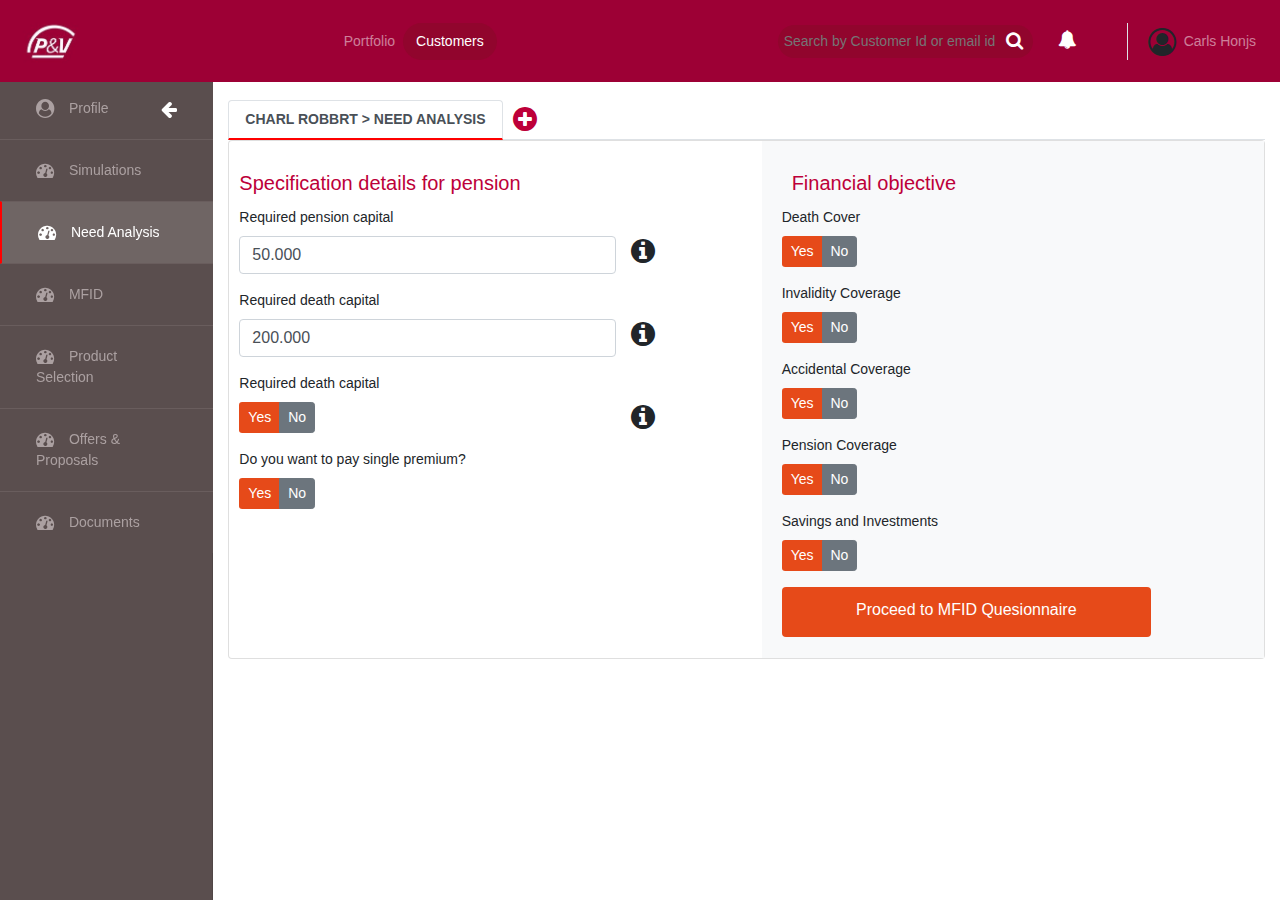
<file: need-analysis.html>
<!doctype html>
<html lang="en">

<head>
  <!-- Required meta tags -->
  <meta charset="utf-8">
  <meta name="viewport" content="width=device-width, initial-scale=1, shrink-to-fit=no">

  <!-- Bootstrap CSS -->
  <link rel="stylesheet" href="https://stackpath.bootstrapcdn.com/bootstrap/4.4.1/css/bootstrap.min.css"
    integrity="sha384-Vkoo8x4CGsO3+Hhxv8T/Q5PaXtkKtu6ug5TOeNV6gBiFeWPGFN9MuhOf23Q9Ifjh" crossorigin="anonymous">
  <link rel="stylesheet" href="css/font-awesome.css">
  <link rel="stylesheet" href="css/style.css">
  <!-- Optional JavaScript -->
  <!-- jQuery first, then Popper.js, then Bootstrap JS -->
  <script src="https://code.jquery.com/jquery-3.4.1.slim.min.js"
    integrity="sha384-J6qa4849blE2+poT4WnyKhv5vZF5SrPo0iEjwBvKU7imGFAV0wwj1yYfoRSJoZ+n"
    crossorigin="anonymous"></script>
  <script src="https://cdn.jsdelivr.net/npm/popper.js@1.16.0/dist/umd/popper.min.js"
    integrity="sha384-Q6E9RHvbIyZFJoft+2mJbHaEWldlvI9IOYy5n3zV9zzTtmI3UksdQRVvoxMfooAo"
    crossorigin="anonymous"></script>
  <script src="https://stackpath.bootstrapcdn.com/bootstrap/4.4.1/js/bootstrap.min.js"
    integrity="sha384-wfSDF2E50Y2D1uUdj0O3uMBJnjuUD4Ih7YwaYd1iqfktj0Uod8GCExl3Og8ifwB6"
    crossorigin="anonymous"></script>

  <title>Application</title>
</head>

<body>
  <header>
    <nav class="navbar navbar-expand-md navbar-dark fixed-top bg-maroon p-3">
      <img src="images/pnv logo.jpg" height="50">
      <button class="navbar-toggler" type="button" data-toggle="collapse" data-target="#navbarCollapse"
        aria-controls="navbarCollapse" aria-expanded="false" aria-label="Toggle navigation">
        <span class="navbar-toggler-icon"></span>
      </button>
      <div class="collapse navbar-collapse m-l-250" id="navbarCollapse">
        <ul class="navbar-nav mr-auto">
          <li class="nav-item">
            <a class="nav-link" href="index.html">Portfolio <span class="sr-only">(current)</span></a>
          </li>
          <li class="nav-item active">
            <a class="nav-link" href="customer-details.html">Customers</a>
          </li>
          <!-- <li class="nav-item">
            <a class="nav-link disabled" href="#" tabindex="-1" aria-disabled="true">Disabled</a>
          </li> -->
        </ul>
        <form class="form-inline mt-2 mt-md-0">
          <input class="mr-sm-2 search" type="text" placeholder="Search by Customer Id or email id" aria-label="Search">
          <i class="fa fa-search fa-lg search-icon" aria-hidden="true"></i>
          <ul class="navbar-nav mr-auto">
            <li class="nav-item  m-r-50 ">
              <i class="fa fa-bell fa-lg m-t-10 white" aria-hidden="true"></i>
            </li>
            <li class="nav-item border-left p-l-10">
              <span>
                <i class="fa fa-user-circle-o fa-2x m-t-5 m-l-10" aria-hidden="true"></i>
              </span>
            </li>
            <li class="nav-item">
              <a class="nav-link" href="#">Carls Honjs</a>
            </li>
          </ul>
        </form>
      </div>
    </nav>
  </header>

  <div class="container-fluid">
    <div class="row">
      <nav class="col-md-2 d-none d-md-block bg-brown sidebar">
        <div class="sidebar-sticky ">
          <ul class="nav flex-column list-group  list-group-flush">
            <li class="nav-item list-group-item bg-brown">
              <a class="nav-link" href="#">
                <span data-feather="home"></span>
                <i class="fa fa-user-circle fa-lg m-r-10" aria-hidden="true"></i>
                Profile <span class="sr-only">(current)</span>
                <i class="fa fa-arrow-left  white m-t-5 fa-lg float-right" aria-hidden="true"></i>
              </a>
            </li>
            <li class="nav-item list-group-item bg-brown">
              <a class="nav-link" href="simulation-tab.html">
                <span data-feather="file"></span>
                <i class="fa fa-dashboard fa-lg m-r-10" aria-hidden="true"></i>
                Simulations
              </a>
            </li>
            <li class="nav-item list-group-item bg-brown active">
              <a class="nav-link active" href="#">
                <span data-feather="file"></span>
                <i class="fa fa-dashboard fa-lg m-r-10" aria-hidden="true"></i>
                Need Analysis
              </a>
            </li>
            <li class="nav-item list-group-item bg-brown">
              <a class="nav-link" href="#">
                <span data-feather="file"></span>
                <i class="fa fa-dashboard fa-lg m-r-10" aria-hidden="true"></i>
                MFID
              </a>
            </li>
            <li class="nav-item list-group-item bg-brown">
              <a class="nav-link" href="#">
                <span data-feather="file"></span>
                <i class="fa fa-dashboard fa-lg m-r-10" aria-hidden="true"></i>
                Product Selection
              </a>
            </li>
            <li class="nav-item list-group-item bg-brown">
              <a class="nav-link" href="#">
                <span data-feather="file"></span>
                <i class="fa fa-dashboard fa-lg m-r-10" aria-hidden="true"></i>
                Offers & Proposals
              </a>
            </li>
            <li class="nav-item list-group-item bg-brown">
              <a class="nav-link" href="#">
                <span data-feather="file"></span>
                <i class="fa fa-dashboard fa-lg m-r-10" aria-hidden="true"></i>
                Documents
              </a>
            </li>
          </ul>

          <!-- <h6 class="sidebar-heading d-flex justify-content-between align-items-center px-3 mt-4 mb-1 text-muted">
            <span>Saved reports</span>
            <a class="d-flex align-items-center text-muted" href="#" aria-label="Add a new report">
              <span data-feather="plus-circle"></span>
            </a>
          </h6>
          <ul class="nav flex-column mb-2">
            <li class="nav-item">
              <a class="nav-link" href="#">
                <span data-feather="file-text"></span>
                Current month
              </a>
            </li>
            <li class="nav-item">
              <a class="nav-link" href="#">
                <span data-feather="file-text"></span>
                Last quarter
              </a>
            </li>
            <li class="nav-item">
              <a class="nav-link" href="#">
                <span data-feather="file-text"></span>
                Social engagement
              </a>
            </li>
            <li class="nav-item">
              <a class="nav-link" href="#">
                <span data-feather="file-text"></span>
                Year-end sale
              </a>
            </li>
          </ul> -->
        </div>
      </nav>
    </div>
    <div class="row m-t-100">
      <div class="col-lg-2"></div>
      <div class="col-lg-10">
        <nav>
          <div class="nav nav-tabs" id="nav-tab" role="tablist">
            <a class="nav-item nav-link active tab-name" id="nav-home-tab" data-toggle="tab" href="#nav-home" role="tab"
              aria-controls="nav-home" aria-selected="true">Charl Robbrt > Need Analysis</a>
            <div class="btn-group dropright">
              <i class="fa fa-plus-circle fa-2x m-l-10 m-t-5 text-red" id="dropdownMenu" data-toggle="dropdown"
                data-reference="parent"></i>
              <div class="dropdown-menu" aria-labelledby="dropdownMenu">
                <span class="dropdown-item-text">Offers</span>
                <a class="dropdown-item" href="#">Contracts</a>
                <a class="dropdown-item" href="#">Proposals</a>
                <a class="dropdown-item" href="#">Documents</a>
              </div>
            </div>

            <!-- <a class="nav-item nav-link" id="nav-profile-tab" data-toggle="tab" href="#nav-profile" role="tab" aria-controls="nav-profile" aria-selected="false">Profile</a>
            <a class="nav-item nav-link" id="nav-contact-tab" data-toggle="tab" href="#nav-contact" role="tab" aria-controls="nav-contact" aria-selected="false">Contact</a> -->
          </div>
        </nav>
        <div class="tab-content" id="nav-tabContent">
          <div class="tab-pane fade show active" id="nav-home" role="tabpanel" aria-labelledby="nav-home-tab">
            <div class="row">
              <div class="col-lg-12">
                <div class="card">
                  <div class="row">
                    <div class="col-lg-6 m-t-20">
                        <h5 class="card-title text-red p-l-10 p-t-10">Specification details for pension</h5>
                        <div class="p-l-10">
                            <form>
                                <div class="row">
                                    <div class="col-lg-9 p-r-0">
                                        <div class="form-group">
                                            <label for="one">Required pension capital</label>
                                            <input type="text" class="form-control " value="50.000" id="one">
                                      
                                          </div>
                                    </div>
                                    <div class="col-lg-3">
                                        <i class="fa fa-info-circle fa-2x m-t-30"></i>
                                    </div>
                                </div>
                                <div class="row">  
                                    <div class="col-lg-9 p-r-0">
                                        <div class="form-group">
                                            <label for="two">Required death capital</label>
                                            <input type="text" class="form-control " value="200.000" id="two">
                                      
                                          </div>
                                    </div>
                                    <div class="col-lg-3">
                                        <i class="fa fa-info-circle fa-2x m-t-30"></i>
                                    </div>
                                </div>
                                <div class="row">  
                                    <div class="col-lg-9 p-r-0">
                                        <div class="form-group">
                                            <label for="two">Required death capital</label>
                                            <br>
                                            <div class="btn-group btn-group-sm" role="group" aria-label="">
                                                <button type="button" class="btn btn-red white">Yes</button>
                                                <button type="button" class="btn btn-secondary">No</button>
                                            </div>
                                        </div>
                                    </div>
                                    <div class="col-lg-3">
                                        <i class="fa fa-info-circle fa-2x m-t-30"></i>
                                    </div>
                                </div>
                                <div class="row">  
                                    <div class="col-lg-9 p-r-0">
                                        <div class="form-group">
                                            <label for="two">Do you want to pay single premium?</label>
                                            <br>
                                            <div class="btn-group btn-group-sm" role="group" aria-label="">
                                                <button type="button" class="btn btn-red white">Yes</button>
                                                <button type="button" class="btn btn-secondary">No</button>
                                            </div>
                                        </div>
                                    </div>
                                    <div class="col-lg-3">
                                    </div>
                                </div>
                              </form>
                        </div>
                    </div>
                    <div class="col-lg-6">
                       <div class="bg-light p-l-20 p-t-20" style="height: 100%;">
                        <h5 class="card-title text-red p-l-10 p-t-10">Financial objective</h5>
                        <form>

                            <div class="row">  
                                <div class="col-lg-9 p-r-0">
                                    <div class="form-group">
                                        <label for="two">Death Cover</label>
                                        <br>
                                        <div class="btn-group btn-group-sm" role="group" aria-label="">
                                            <button type="button" class="btn btn-red white">Yes</button>
                                            <button type="button" class="btn btn-secondary">No</button>
                                        </div>
                                    </div>
                                </div>
                                <div class="col-lg-3">
                                </div>
                            </div>
                            <div class="row">  
                                <div class="col-lg-9 p-r-0">
                                    <div class="form-group">
                                        <label for="two">Invalidity Coverage</label>
                                        <br>
                                        <div class="btn-group btn-group-sm" role="group" aria-label="">
                                            <button type="button" class="btn btn-red white">Yes</button>
                                            <button type="button" class="btn btn-secondary">No</button>
                                        </div>
                                    </div>
                                </div>
                                <div class="col-lg-3">
                                </div>
                            </div>
                            <div class="row">  
                                <div class="col-lg-9 p-r-0">
                                    <div class="form-group">
                                        <label for="two">Accidental Coverage</label>
                                        <br>
                                        <div class="btn-group btn-group-sm" role="group" aria-label="">
                                            <button type="button" class="btn btn-red white">Yes</button>
                                            <button type="button" class="btn btn-secondary">No</button>
                                        </div>
                                    </div>
                                </div>
                                <div class="col-lg-3">
                                </div>
                            </div>
                            <div class="row">  
                                <div class="col-lg-9 p-r-0">
                                    <div class="form-group">
                                        <label for="two">Pension Coverage</label>
                                        <br>
                                        <div class="btn-group btn-group-sm" role="group" aria-label="">
                                            <button type="button" class="btn btn-red white">Yes</button>
                                            <button type="button" class="btn btn-secondary">No</button>
                                        </div>
                                    </div>
                                </div>
                                <div class="col-lg-3">
                                </div>
                            </div>
                            <div class="row">  
                                <div class="col-lg-9 p-r-0">
                                    <div class="form-group">
                                        <label for="two">Savings and Investments</label>
                                        <br>
                                        <div class="btn-group btn-group-sm" role="group" aria-label="">
                                            <button type="button" class="btn btn-red white">Yes</button>
                                            <button type="button" class="btn btn-secondary">No</button>
                                        </div>
                                    </div>
                                </div>
                                <div class="col-lg-3">
                                </div>
                                <div class="col-lg-9 p-r-0">
                                    <a href="#" class="btn btn-red white full-width">Proceed to MFID Quesionnaire</a>
                                </div>
                            </div>
                            
                          </form>
                          <br>
                       </div> 
                    </div>
                    </div>
                  </div>
                </div>
              </div>
              
            </div>
          </div>
          <!-- <div class="tab-pane fade" id="nav-profile" role="tabpanel" aria-labelledby="nav-profile-tab">...</div>
          <div class="tab-pane fade" id="nav-contact" role="tabpanel" aria-labelledby="nav-contact-tab">...</div> -->
        </div>
      </div>
    </div>
  </div>

  <footer>
    <div>
      <br>
    </div>
  </footer>
</body>

</html>
</file>
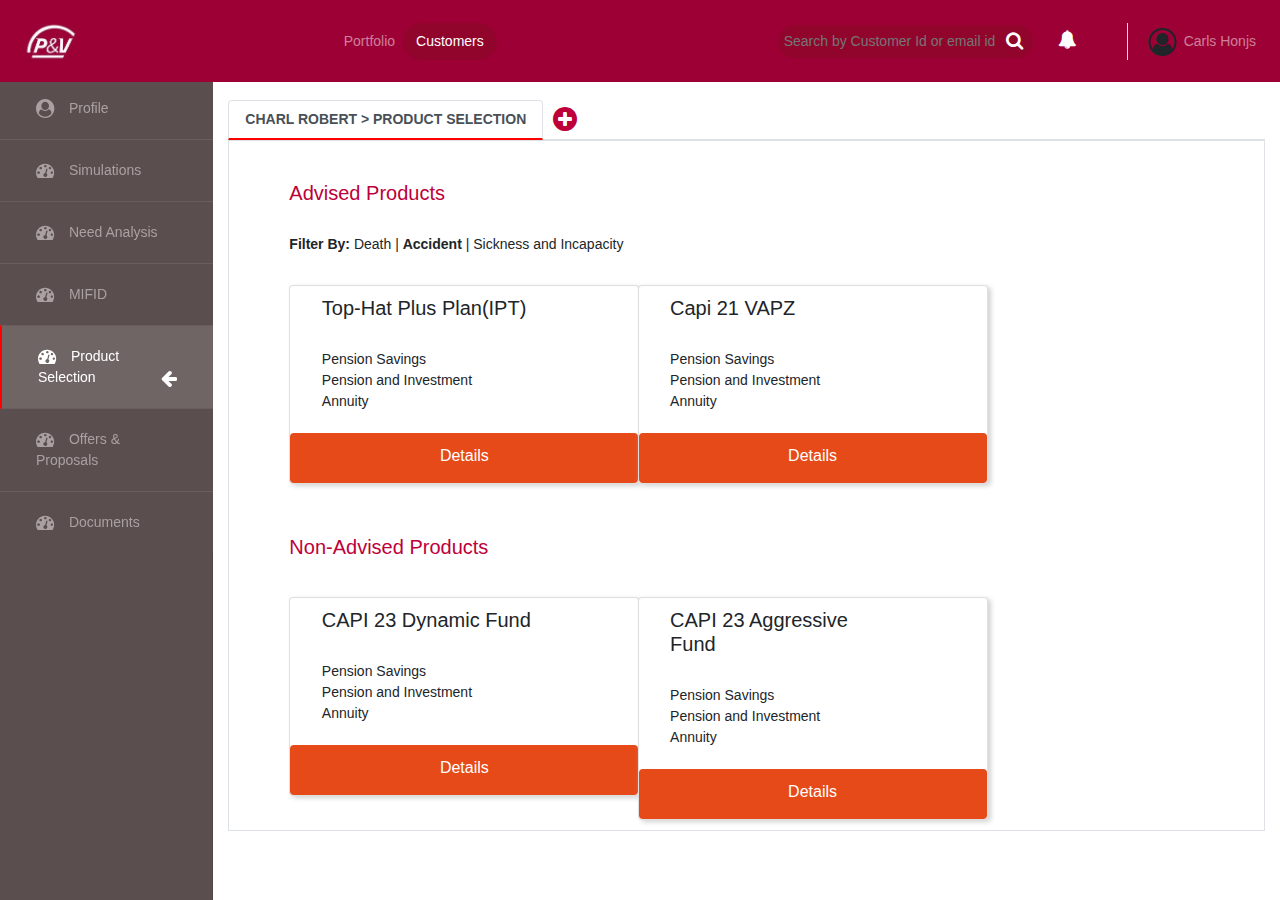
<file: product-selection.html>
<!doctype html>
<html lang="en">

<head>
  <!-- Required meta tags -->
  <meta charset="utf-8">
  <meta name="viewport" content="width=device-width, initial-scale=1, shrink-to-fit=no">

  <!-- Bootstrap CSS -->
  <link rel="stylesheet" href="https://stackpath.bootstrapcdn.com/bootstrap/4.4.1/css/bootstrap.min.css"
    integrity="sha384-Vkoo8x4CGsO3+Hhxv8T/Q5PaXtkKtu6ug5TOeNV6gBiFeWPGFN9MuhOf23Q9Ifjh" crossorigin="anonymous">
  <link rel="stylesheet" href="css/font-awesome.css">
  <link rel="stylesheet" href="css/style.css">
  <!-- Optional JavaScript -->
  <!-- jQuery first, then Popper.js, then Bootstrap JS -->
  <script src="https://code.jquery.com/jquery-3.4.1.slim.min.js"
    integrity="sha384-J6qa4849blE2+poT4WnyKhv5vZF5SrPo0iEjwBvKU7imGFAV0wwj1yYfoRSJoZ+n"
    crossorigin="anonymous"></script>
  <script src="https://cdn.jsdelivr.net/npm/popper.js@1.16.0/dist/umd/popper.min.js"
    integrity="sha384-Q6E9RHvbIyZFJoft+2mJbHaEWldlvI9IOYy5n3zV9zzTtmI3UksdQRVvoxMfooAo"
    crossorigin="anonymous"></script>
  <script src="https://stackpath.bootstrapcdn.com/bootstrap/4.4.1/js/bootstrap.min.js"
    integrity="sha384-wfSDF2E50Y2D1uUdj0O3uMBJnjuUD4Ih7YwaYd1iqfktj0Uod8GCExl3Og8ifwB6"
    crossorigin="anonymous"></script>

  <title>Application</title>
</head>

<body>
  <header>
    <nav class="navbar navbar-expand-md navbar-dark fixed-top bg-maroon p-3">
      <img src="images/pnv logo.jpg" height="50">
      <button class="navbar-toggler" type="button" data-toggle="collapse" data-target="#navbarCollapse"
        aria-controls="navbarCollapse" aria-expanded="false" aria-label="Toggle navigation">
        <span class="navbar-toggler-icon"></span>
      </button>
      <div class="collapse navbar-collapse m-l-250" id="navbarCollapse">
        <ul class="navbar-nav mr-auto">
          <li class="nav-item">
            <a class="nav-link" href="index.html">Portfolio <span class="sr-only">(current)</span></a>
          </li>
          <li class="nav-item active">
            <a class="nav-link" href="customer-details.html">Customers</a>
          </li>
          <!-- <li class="nav-item">
            <a class="nav-link disabled" href="#" tabindex="-1" aria-disabled="true">Disabled</a>
          </li> -->
        </ul>
        <form class="form-inline mt-2 mt-md-0">
          <input class="mr-sm-2 search" type="text" placeholder="Search by Customer Id or email id" aria-label="Search">
          <i class="fa fa-search fa-lg search-icon" aria-hidden="true"></i>
          <ul class="navbar-nav mr-auto">
            <li class="nav-item  m-r-50 ">
              <i class="fa fa-bell fa-lg m-t-10 white" aria-hidden="true"></i>
            </li>
            <li class="nav-item border-left p-l-10">
              <span>
                <i class="fa fa-user-circle-o fa-2x m-t-5 m-l-10" aria-hidden="true"></i>
              </span>
            </li>
            <li class="nav-item">
              <a class="nav-link" href="#">Carls Honjs</a>
            </li>
          </ul>
        </form>
      </div>
    </nav>
  </header>

  <div class="container-fluid">
    <div class="row">
      <nav class="col-md-2 d-none d-md-block bg-brown sidebar">
        <div class="sidebar-sticky ">
          <ul class="nav flex-column list-group  list-group-flush">
            <li class="nav-item list-group-item bg-brown ">
              <a class="nav-link " href="#">
                <span data-feather="home"></span>
                <i class="fa fa-user-circle fa-lg m-r-10" aria-hidden="true"></i>
                Profile <span class="sr-only">(current)</span>
              </a>
            </li>
            <li class="nav-item list-group-item bg-brown">
              <a class="nav-link" href="simulation.html">
                <span data-feather="file"></span>
                <i class="fa fa-dashboard fa-lg m-r-10" aria-hidden="true"></i>
                Simulations
              </a>
            </li>
            <li class="nav-item list-group-item bg-brown">
              <a class="nav-link" href="need-analysis.html">
                <span data-feather="file"></span>
                <i class="fa fa-dashboard fa-lg m-r-10" aria-hidden="true"></i>
                Need Analysis
              </a>
            </li>
            <li class="nav-item list-group-item bg-brown">
              <a class="nav-link" href="#">
                <span data-feather="file"></span>
                <i class="fa fa-dashboard fa-lg m-r-10" aria-hidden="true"></i>
                MIFID
              </a>
            </li>
            <li class="nav-item list-group-item bg-brown active">
              <a class="nav-link active" href="#">
                <span data-feather="file"></span>
                <i class="fa fa-dashboard fa-lg m-r-10" aria-hidden="true"></i>
                Product Selection
                <i class="fa fa-arrow-left  white m-t-5 fa-lg float-right" aria-hidden="true"></i>
              </a>
            </li>
            <li class="nav-item list-group-item bg-brown">
              <a class="nav-link" href="#">
                <span data-feather="file"></span>
                <i class="fa fa-dashboard fa-lg m-r-10" aria-hidden="true"></i>
                Offers & Proposals
              </a>
            </li>
            <li class="nav-item list-group-item bg-brown">
              <a class="nav-link" href="#">
                <span data-feather="file"></span>
                <i class="fa fa-dashboard fa-lg m-r-10" aria-hidden="true"></i>
                Documents
              </a>
            </li>
          </ul>

          
        </div>
      </nav>
    </div>
    <div class="row m-t-100">
      <div class="col-lg-2"></div>
      <div class="col-lg-10">
        <nav>
          <div class="nav nav-tabs" id="nav-tab" role="tablist">
            <a class="nav-item nav-link active tab-name" id="nav-home-tab" data-toggle="tab" href="#nav-home" role="tab"
              aria-controls="nav-home" aria-selected="true">Charl Robert > Product Selection</a>
            <div class="btn-group dropright">
              <i class="fa fa-plus-circle fa-2x m-l-10 m-t-5 text-red" id="dropdownMenu" data-toggle="dropdown"
                data-reference="parent"></i>
              <div class="dropdown-menu" aria-labelledby="dropdownMenu">
                <span class="dropdown-item-text">Offers</span>
                <a class="dropdown-item" href="#">Contracts</a>
                <a class="dropdown-item" href="#">Proposals</a>
                <a class="dropdown-item" href="#">Documents</a>
              </div>
            </div>

            <!-- <a class="nav-item nav-link" id="nav-profile-tab" data-toggle="tab" href="#nav-profile" role="tab" aria-controls="nav-profile" aria-selected="false">Profile</a>
            <a class="nav-item nav-link" id="nav-contact-tab" data-toggle="tab" href="#nav-contact" role="tab" aria-controls="nav-contact" aria-selected="false">Contact</a> -->
          </div>
        </nav>
        <div class="tab-content" id="nav-tabContent">
          <div class="tab-pane fade show active" id="nav-home" role="tabpanel" aria-labelledby="nav-home-tab">
            <div class="row">
              <div class="col-lg-12">
                <div class="card box-shadow hide" style="width: 300px;margin: 20px;">
                  <div class="row no-gutters">
                    <div class="col-md-5">
                      <img src="images/user1.png" height="100" width="100" class="profile-pic" alt="Name">
                    </div>
                    <div class="col-md-7 m-t-50">
                      <div class="card-body">
                        <h5 class="card-title">Jhon carlos</h5>
                      </div>
                    </div>
                  </div>
                  <div class="row">
                    <div class="col-lg-1"></div>
                    <div class="col-lg-8">
                      <br>
                      <ul class="nav flex-column mb-2">
                        <li class="nav-item">
                          <strong>Status: </strong>Client Alteration Review
                        </li>
                        <li class="nav-item">
                          <strong>Due Date: </strong>03/03/2020
                        </li>
                      </ul>
                      <br>
                    </div>
                    <div class="col-lg-3"></div>
                    <div class="col-lg-12">
                      <a href="#" class="btn btn-red white full-width">View Offer</a>
                    </div>
                  </div>
                </div>
              </div>
            </div>
            <div class="border">
              <div class="row">
                <div class="col-lg-12 m-l-50">
                      <h5 class="text-red m-t-30">Advised Products</h5>
                      <br>
                      <strong>Filter By: </strong> <span class="text-orange"> Death | <strong>Accident</strong> | Sickness and Incapacity</span>
                      <br>
                      <div class="row">
                        <div class="col-lg-4">
                          <div class="card box-shadow m-t-30" style="width: 350px;height: auto;">
                            <div class="row">
                              <div class="col-lg-1"></div>
                              <div class="col-lg-8 m-t-10">
                                <h5>Top-Hat Plus Plan(IPT)</h5>
                                <br>
                                <span>Pension Savings</span><br>
                                <span>Pension and Investment</span><br>
                                <span>Annuity</span>
                                <br>
                              </div>
                              <div class="col-lg-3"></div>
                              <div class="col-lg-12">
                                <br>
                                <a href="#" class="btn btn-red white full-width">Details</a>
                              </div>
                            </div>
                          </div>
                        </div>
                        <div class="col-lg-4">
                          <div class="card box-shadow m-t-30" style="width: 350px;height: auto;">
                            <div class="row">
                              <div class="col-lg-1"></div>
                              <div class="col-lg-8 m-t-10">
                                <h5>Capi 21 VAPZ</h5>
                                <br>
                                <span>Pension Savings</span><br>
                                <span>Pension and Investment</span><br>
                                <span>Annuity</span>
                                <br>
                              </div>
                              <div class="col-lg-3"></div>
                              <div class="col-lg-12">
                                <br>
                                <a href="#" class="btn btn-red white full-width">Details</a>
                              </div>
                            </div>
                          </div>
                        </div>
                      </div>   
                      <br>
                      <h5 class="text-red m-t-30">Non-Advised Products</h5>
                      <div class="row">
                        <div class="col-lg-4">
                          <div class="card box-shadow m-t-30" style="width: 350px;height: auto;">
                            <div class="row">
                              <div class="col-lg-1"></div>
                              <div class="col-lg-8 m-t-10">
                                <h5>CAPI 23 Dynamic Fund</h5>
                                <br>
                                <span>Pension Savings</span><br>
                                <span>Pension and Investment</span><br>
                                <span>Annuity</span>
                                <br>
                              </div>
                              <div class="col-lg-3"></div>
                              <div class="col-lg-12">
                                <br>
                                <a href="#" class="btn btn-red white full-width">Details</a>
                              </div>
                            </div>
                          </div>
                        </div>
                        <div class="col-lg-4">
                          <div class="card box-shadow m-t-30" style="width: 350px;height: auto;">
                            <div class="row">
                              <div class="col-lg-1"></div>
                              <div class="col-lg-8 m-t-10">
                                <h5>CAPI 23 Aggressive Fund</h5>
                                <br>
                                <span>Pension Savings</span><br>
                                <span>Pension and Investment</span><br>
                                <span>Annuity</span>
                                <br>
                              </div>
                              <div class="col-lg-3"></div>
                              <div class="col-lg-12">
                                <br>
                                <a href="#" class="btn btn-red white full-width">Details</a>
                              </div>
                            </div>
                          </div>
                        </div>
                      </div>    
                  </div>
                </div></div>
              </div>
            </div>

            </div>
          </div>
          <!-- <div class="tab-pane fade" id="nav-profile" role="tabpanel" aria-labelledby="nav-profile-tab">...</div>
          <div class="tab-pane fade" id="nav-contact" role="tabpanel" aria-labelledby="nav-contact-tab">...</div> -->
        </div>
      </div>
    </div>
  </div>

  <footer>
    <div>
      <br>
    </div>
  </footer>
</body>

</html>
</file>
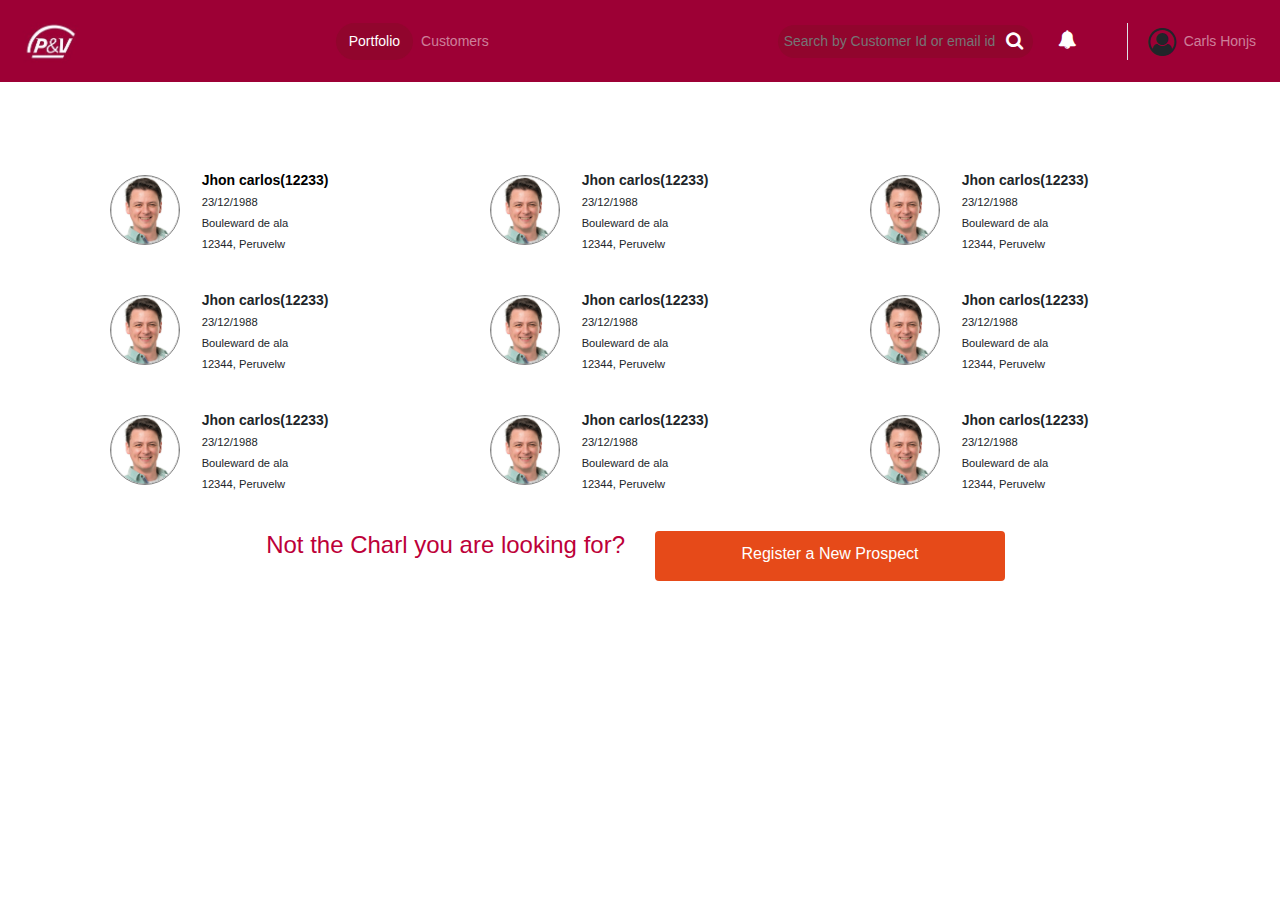
<file: search-result.html>
<!doctype html>
<html lang="en">

<head>
  <!-- Required meta tags -->
  <meta charset="utf-8">
  <meta name="viewport" content="width=device-width, initial-scale=1, shrink-to-fit=no">

  <!-- Bootstrap CSS -->
  <link rel="stylesheet" href="https://stackpath.bootstrapcdn.com/bootstrap/4.4.1/css/bootstrap.min.css"
    integrity="sha384-Vkoo8x4CGsO3+Hhxv8T/Q5PaXtkKtu6ug5TOeNV6gBiFeWPGFN9MuhOf23Q9Ifjh" crossorigin="anonymous">
  <link rel="stylesheet" href="css/font-awesome.css">
  <link rel="stylesheet" href="css/style.css">
  <!-- Optional JavaScript -->
  <!-- jQuery first, then Popper.js, then Bootstrap JS -->
  <script src="https://code.jquery.com/jquery-3.4.1.slim.min.js"
    integrity="sha384-J6qa4849blE2+poT4WnyKhv5vZF5SrPo0iEjwBvKU7imGFAV0wwj1yYfoRSJoZ+n"
    crossorigin="anonymous"></script>
  <script src="https://cdn.jsdelivr.net/npm/popper.js@1.16.0/dist/umd/popper.min.js"
    integrity="sha384-Q6E9RHvbIyZFJoft+2mJbHaEWldlvI9IOYy5n3zV9zzTtmI3UksdQRVvoxMfooAo"
    crossorigin="anonymous"></script>
  <script src="https://stackpath.bootstrapcdn.com/bootstrap/4.4.1/js/bootstrap.min.js"
    integrity="sha384-wfSDF2E50Y2D1uUdj0O3uMBJnjuUD4Ih7YwaYd1iqfktj0Uod8GCExl3Og8ifwB6"
    crossorigin="anonymous"></script>

  <title>Application</title>
</head>

<body>
  <header>
    <nav class="navbar navbar-expand-md navbar-dark fixed-top bg-maroon p-3">
      <img src="images/pnv logo.jpg" height="50">
      <button class="navbar-toggler" type="button" data-toggle="collapse" data-target="#navbarCollapse"
        aria-controls="navbarCollapse" aria-expanded="false" aria-label="Toggle navigation">
        <span class="navbar-toggler-icon"></span>
      </button>
      <div class="collapse navbar-collapse m-l-250" id="navbarCollapse">
        <ul class="navbar-nav mr-auto">
          <li class="nav-item active">
            <a class="nav-link" href="index.html">Portfolio <span class="sr-only">(current)</span></a>
          </li>
          <li class="nav-item">
            <a class="nav-link" href="customer-details.html">Customers</a>
          </li>
          <!-- <li class="nav-item">
            <a class="nav-link disabled" href="#" tabindex="-1" aria-disabled="true">Disabled</a>
          </li> -->
        </ul>
        <form class="form-inline mt-2 mt-md-0">
          <input class="mr-sm-2 search" type="text" placeholder="Search by Customer Id or email id" aria-label="Search">
          <i class="fa fa-search fa-lg search-icon" aria-hidden="true"></i>
          <ul class="navbar-nav mr-auto">
            <li class="nav-item  m-r-50 ">
              <i class="fa fa-bell fa-lg m-t-10 white" aria-hidden="true"></i>
            </li>
            <li class="nav-item border-left p-l-10">
              <span>
                <i class="fa fa-user-circle-o fa-2x m-t-5 m-l-10" aria-hidden="true"></i>
              </span>
            </li>
            <li class="nav-item">
              <a class="nav-link" href="#">Carls Honjs</a>
            </li>
          </ul>
        </form>
      </div>
    </nav>
  </header>

  <div class="container">
    <div class="row m-t-150">
      <div class="col-lg-4">
        <div class="row no-gutters">
          <div class="col-md-4">
            <img src="images/user1.png" height="70" width="70" class="profile-pic" alt="Name">
          </div>
          <div class="col-md-8 m-t-20">
            <div>
              <a style="color: #000;" href="customer-details.html">
              <strong>Jhon carlos(12233)</strong></a><br>
              <small>
                <span>23/12/1988</span><br>
                <span>Bouleward de ala</span><br>
                <span>12344, Peruvelw</span>
              </small>
            </div>
          </div>
        </div>
      </div>
      <div class="col-lg-4">
        <div class="row no-gutters">
          <div class="col-md-4">
            <img src="images/user1.png" height="70" width="70" class="profile-pic" alt="Name">
          </div>
          <div class="col-md-8 m-t-20">
            <div>
              <strong>Jhon carlos(12233)</strong><br>
              <small>
                <span>23/12/1988</span><br>
                <span>Bouleward de ala</span><br>
                <span>12344, Peruvelw</span>
              </small>
            </div>
          </div>
        </div>
      </div>
      <div class="col-lg-4">
        <div class="row no-gutters">
          <div class="col-md-4">
            <img src="images/user1.png" height="70" width="70" class="profile-pic" alt="Name">
          </div>
          <div class="col-md-8 m-t-20">
            <div>
              <strong>Jhon carlos(12233)</strong><br>
              <small>
                <span>23/12/1988</span><br>
                <span>Bouleward de ala</span><br>
                <span>12344, Peruvelw</span>
              </small>
            </div>
          </div>
        </div>
      </div>
    </div>
    <div class="row">
      <div class="col-lg-4">
        <div class="row no-gutters">
          <div class="col-md-4">
            <img src="images/user1.png" height="70" width="70" class="profile-pic" alt="Name">
          </div>
          <div class="col-md-8 m-t-20">
            <div>
              <strong>Jhon carlos(12233)</strong><br>
              <small>
                <span>23/12/1988</span><br>
                <span>Bouleward de ala</span><br>
                <span>12344, Peruvelw</span>
              </small>
            </div>
          </div>
        </div>
      </div>
      <div class="col-lg-4">
        <div class="row no-gutters">
          <div class="col-md-4">
            <img src="images/user1.png" height="70" width="70" class="profile-pic" alt="Name">
          </div>
          <div class="col-md-8 m-t-20">
            <div>
              <strong>Jhon carlos(12233)</strong><br>
              <small>
                <span>23/12/1988</span><br>
                <span>Bouleward de ala</span><br>
                <span>12344, Peruvelw</span>
              </small>
            </div>
          </div>
        </div>
      </div>
      <div class="col-lg-4">
        <div class="row no-gutters">
          <div class="col-md-4">
            <img src="images/user1.png" height="70" width="70" class="profile-pic" alt="Name">
          </div>
          <div class="col-md-8 m-t-20">
            <div>
              <strong>Jhon carlos(12233)</strong><br>
              <small>
                <span>23/12/1988</span><br>
                <span>Bouleward de ala</span><br>
                <span>12344, Peruvelw</span>
              </small>
            </div>
          </div>
        </div>
      </div>
    </div>
    <div class="row">
      <div class="col-lg-4">
        <div class="row no-gutters">
          <div class="col-md-4">
            <img src="images/user1.png" height="70" width="70" class="profile-pic" alt="Name">
          </div>
          <div class="col-md-8 m-t-20">
            <div>
              <strong>Jhon carlos(12233)</strong><br>
              <small>
                <span>23/12/1988</span><br>
                <span>Bouleward de ala</span><br>
                <span>12344, Peruvelw</span>
              </small>
            </div>
          </div>
        </div>
      </div>
      <div class="col-lg-4">
        <div class="row no-gutters">
          <div class="col-md-4">
            <img src="images/user1.png" height="70" width="70" class="profile-pic" alt="Name">
          </div>
          <div class="col-md-8 m-t-20">
            <div>
              <strong>Jhon carlos(12233)</strong><br>
              <small>
                <span>23/12/1988</span><br>
                <span>Bouleward de ala</span><br>
                <span>12344, Peruvelw</span>
              </small>
            </div>
          </div>
        </div>
      </div>
      <div class="col-lg-4">
        <div class="row no-gutters">
          <div class="col-md-4">
            <img src="images/user1.png" height="70" width="70" class="profile-pic" alt="Name">
          </div>
          <div class="col-md-8 m-t-20">
            <div>
              <strong>Jhon carlos(12233)</strong><br>
              <small>
                <span>23/12/1988</span><br>
                <span>Bouleward de ala</span><br>
                <span>12344, Peruvelw</span>
              </small>
            </div>
          </div>
        </div>
      </div>
    </div>
    <br>
    <div class="row">
      <div class="col-lg-6">
        <h4 class="card-title text-red float-right">Not the Charl you are looking for?</h4>
      </div>
      <div class="col-lg-4">
        <a href="#" class="btn btn-red white full-width float-left">Register a New Prospect</a>
      </div>
    </div>
  </div>

  <footer>
    <div>
      <br>
    </div>
  </footer>
</body>

</html>
</file>
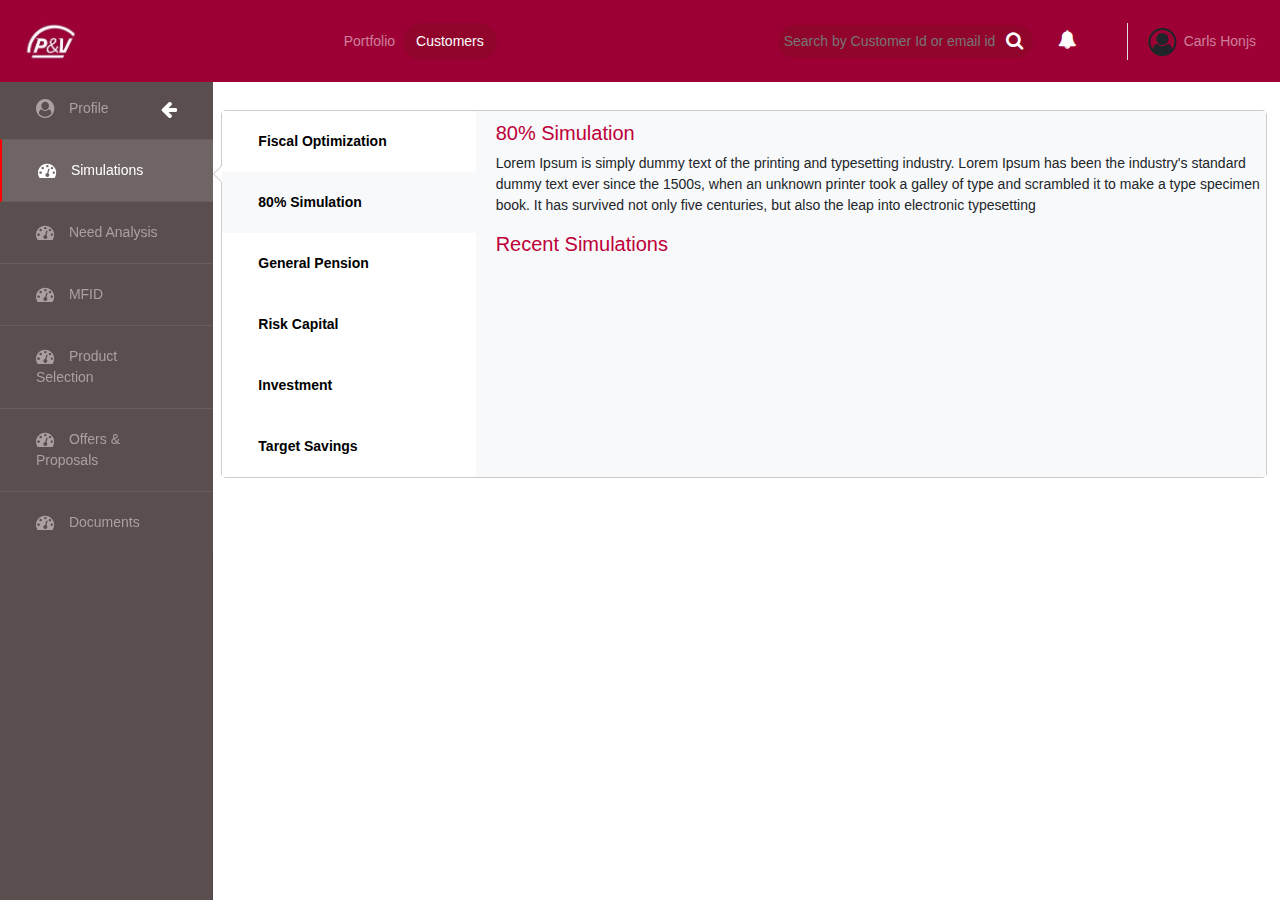
<file: simulation-tab.html>
<!doctype html>
<html lang="en">

<head>
  <!-- Required meta tags -->
  <meta charset="utf-8">
  <meta name="viewport" content="width=device-width, initial-scale=1, shrink-to-fit=no">

  <!-- Bootstrap CSS -->
  <link rel="stylesheet" href="https://stackpath.bootstrapcdn.com/bootstrap/4.4.1/css/bootstrap.min.css"
    integrity="sha384-Vkoo8x4CGsO3+Hhxv8T/Q5PaXtkKtu6ug5TOeNV6gBiFeWPGFN9MuhOf23Q9Ifjh" crossorigin="anonymous">
  <link rel="stylesheet" href="css/font-awesome.css">
  <link rel="stylesheet" href="css/style.css">
  <!-- Optional JavaScript -->
  <!-- jQuery first, then Popper.js, then Bootstrap JS -->
  <script src="https://code.jquery.com/jquery-3.4.1.slim.min.js"
    integrity="sha384-J6qa4849blE2+poT4WnyKhv5vZF5SrPo0iEjwBvKU7imGFAV0wwj1yYfoRSJoZ+n"
    crossorigin="anonymous"></script>
  <script src="https://cdn.jsdelivr.net/npm/popper.js@1.16.0/dist/umd/popper.min.js"
    integrity="sha384-Q6E9RHvbIyZFJoft+2mJbHaEWldlvI9IOYy5n3zV9zzTtmI3UksdQRVvoxMfooAo"
    crossorigin="anonymous"></script>
  <script src="https://stackpath.bootstrapcdn.com/bootstrap/4.4.1/js/bootstrap.min.js"
    integrity="sha384-wfSDF2E50Y2D1uUdj0O3uMBJnjuUD4Ih7YwaYd1iqfktj0Uod8GCExl3Og8ifwB6"
    crossorigin="anonymous"></script>

  <title>Application</title>
</head>

<body>
  <header>
    <nav class="navbar navbar-expand-md navbar-dark fixed-top bg-maroon p-3">
      <img src="images/pnv logo.jpg" height="50">
      <button class="navbar-toggler" type="button" data-toggle="collapse" data-target="#navbarCollapse"
        aria-controls="navbarCollapse" aria-expanded="false" aria-label="Toggle navigation">
        <span class="navbar-toggler-icon"></span>
      </button>
      <div class="collapse navbar-collapse m-l-250" id="navbarCollapse">
        <ul class="navbar-nav mr-auto">
          <li class="nav-item">
            <a class="nav-link" href="index.html">Portfolio <span class="sr-only">(current)</span></a>
          </li>
          <li class="nav-item active">
            <a class="nav-link" href="customer-details.html">Customers</a>
          </li>
          <!-- <li class="nav-item">
            <a class="nav-link disabled" href="#" tabindex="-1" aria-disabled="true">Disabled</a>
          </li> -->
        </ul>
        <form class="form-inline mt-2 mt-md-0">
          <input class="mr-sm-2 search" type="text" placeholder="Search by Customer Id or email id" aria-label="Search">
          <i class="fa fa-search fa-lg search-icon" aria-hidden="true"></i>
          <ul class="navbar-nav mr-auto">
            <li class="nav-item  m-r-50 ">
              <i class="fa fa-bell fa-lg m-t-10 white" aria-hidden="true"></i>
            </li>
            <li class="nav-item border-left p-l-10">
              <span>
                <i class="fa fa-user-circle-o fa-2x m-t-5 m-l-10" aria-hidden="true"></i>
              </span>
            </li>
            <li class="nav-item">
              <a class="nav-link" href="#">Carls Honjs</a>
            </li>
          </ul>
        </form>
      </div>
    </nav>
  </header>

  <div class="container-fluid">
    <div class="row">
      <nav class="col-md-2 d-none d-md-block bg-brown sidebar">
        <div class="sidebar-sticky ">
          <ul class="nav flex-column list-group  list-group-flush">
            <li class="nav-item list-group-item bg-brown">
              <a class="nav-link" href="#">
                <span data-feather="home"></span>
                <i class="fa fa-user-circle fa-lg m-r-10" aria-hidden="true"></i>
                Profile <span class="sr-only">(current)</span>
                <i class="fa fa-arrow-left  white m-t-5 fa-lg float-right" aria-hidden="true"></i>
              </a>
            </li>
            <li class="nav-item list-group-item bg-brown active">
              <a class="nav-link active" href="#">
                <span data-feather="file"></span>
                <i class="fa fa-dashboard fa-lg m-r-10" aria-hidden="true"></i>
                Simulations
              </a>
            </li>
            <li class="nav-item list-group-item bg-brown">
              <a class="nav-link" href="#">
                <span data-feather="file"></span>
                <i class="fa fa-dashboard fa-lg m-r-10" aria-hidden="true"></i>
                Need Analysis
              </a>
            </li>
            <li class="nav-item list-group-item bg-brown">
              <a class="nav-link" href="#">
                <span data-feather="file"></span>
                <i class="fa fa-dashboard fa-lg m-r-10" aria-hidden="true"></i>
                MFID
              </a>
            </li>
            <li class="nav-item list-group-item bg-brown">
              <a class="nav-link" href="#">
                <span data-feather="file"></span>
                <i class="fa fa-dashboard fa-lg m-r-10" aria-hidden="true"></i>
                Product Selection
              </a>
            </li>
            <li class="nav-item list-group-item bg-brown">
              <a class="nav-link" href="#">
                <span data-feather="file"></span>
                <i class="fa fa-dashboard fa-lg m-r-10" aria-hidden="true"></i>
                Offers & Proposals
              </a>
            </li>
            <li class="nav-item list-group-item bg-brown">
              <a class="nav-link" href="#">
                <span data-feather="file"></span>
                <i class="fa fa-dashboard fa-lg m-r-10" aria-hidden="true"></i>
                Documents
              </a>
            </li>
          </ul>
        </div>
      </nav>
    </div>
    <div class="row m-t-100">
      <div class="col-lg-2"></div>
      <div class="col-lg-10">
        <div class="row m-t-10 custom-popover popover bs-popover-right">
          <div class="arrow"></div>
          <div class="row">
            <div class="col-lg-3 p-r-0">
              <ul class="nav list-group list-group-flush simulation-menu">
                <li class="nav-item list-group-item">
                  <a class="nav-link" href="#">
                    Fiscal Optimization
                  </a>
                </li>
                <li class="nav-item list-group-item bg-light">
                  <a class="nav-link" href="#">
                    80% Simulation
                  </a>
                </li>
                <li class="nav-item list-group-item">
                  <a class="nav-link" href="#">
                    General Pension
                  </a>
                </li>
                <li class="nav-item list-group-item">
                  <a class="nav-link" href="#">
                    Risk Capital
                  </a>
                </li>
                <li class="nav-item list-group-item">
                  <a class="nav-link" href="#">
                    Investment
                  </a>
                </li>
                <li class="nav-item list-group-item">
                  <a class="nav-link" href="#">
                    Target Savings
                  </a>
                </li>
              </ul>
            </div>
            <div class="col-lg-9 p-l-0">
              <div class="bg-light p-l-20 p-t-10" style="height: 100%;">
                <h5 class="text-red">80% Simulation</h5>
                <p>Lorem Ipsum is simply dummy text of the printing and typesetting industry. Lorem Ipsum has been the industry's 
                  standard dummy text ever since the 1500s, when an unknown printer took a galley of type and scrambled it to make
                   a type specimen book. It has survived not only five centuries, but also the leap into electronic typesetting</p>
                <h5 class="text-red">Recent Simulations</h5>   
              </div>
            </div>
          </div>
        </div>

      </div>
    </div>
  </div>

  <footer>
    <div>
      <br>
    </div>
  </footer>
</body>

</html>
</file>
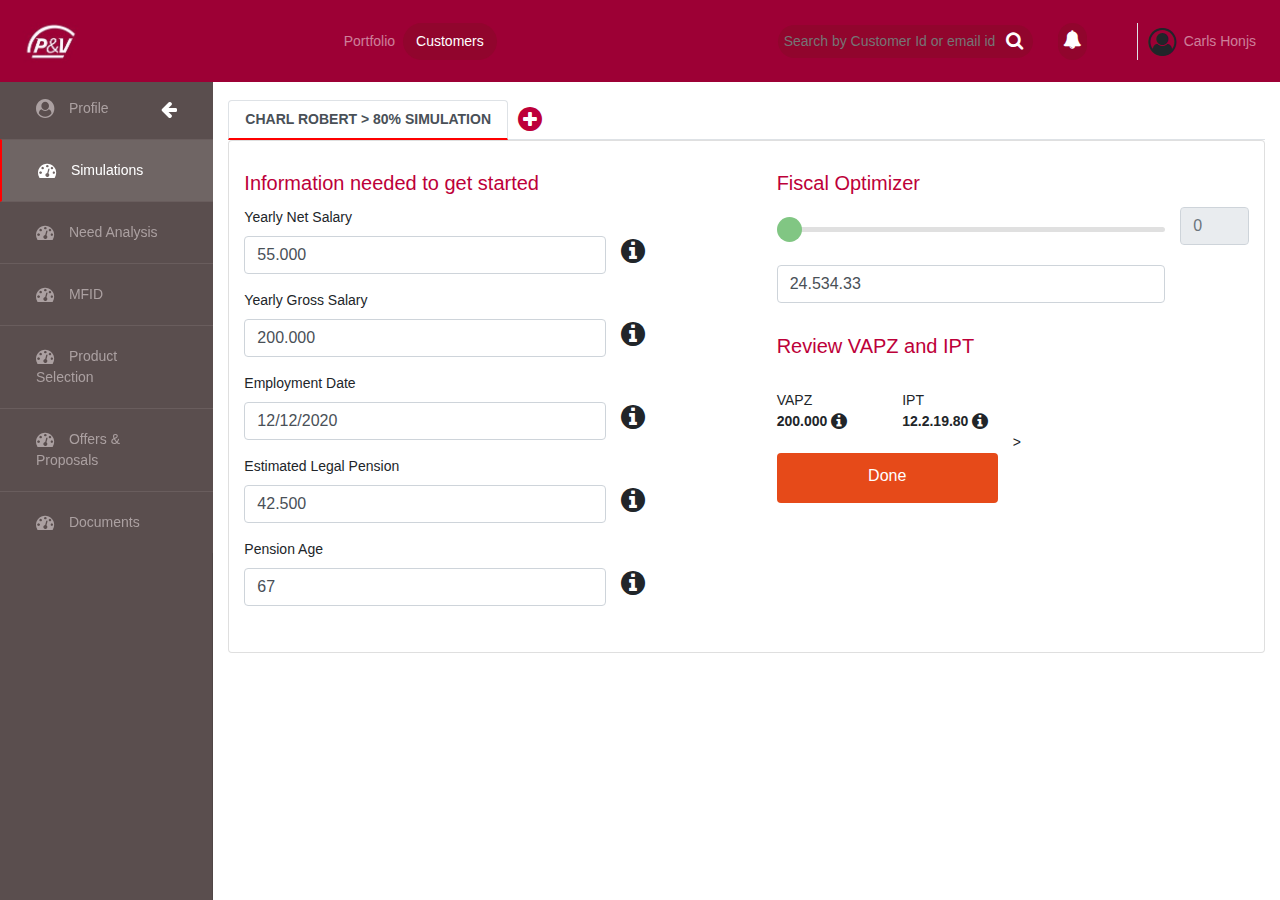
<file: simulation.html>
<!doctype html>
<html lang="en">

<head>
    <!-- Required meta tags -->
    <meta charset="utf-8">
    <meta name="viewport" content="width=device-width, initial-scale=1, shrink-to-fit=no">

    <!-- Bootstrap CSS -->
    <link rel="stylesheet" href="https://stackpath.bootstrapcdn.com/bootstrap/4.4.1/css/bootstrap.min.css"
        integrity="sha384-Vkoo8x4CGsO3+Hhxv8T/Q5PaXtkKtu6ug5TOeNV6gBiFeWPGFN9MuhOf23Q9Ifjh" crossorigin="anonymous">
    <link rel="stylesheet" href="css/font-awesome.css">
    <link rel="stylesheet" href="css/style.css">
    <!-- Optional JavaScript -->
    <!-- jQuery first, then Popper.js, then Bootstrap JS -->
    <script src="https://code.jquery.com/jquery-3.4.1.slim.min.js"
        integrity="sha384-J6qa4849blE2+poT4WnyKhv5vZF5SrPo0iEjwBvKU7imGFAV0wwj1yYfoRSJoZ+n"
        crossorigin="anonymous"></script>
    <script src="https://cdn.jsdelivr.net/npm/popper.js@1.16.0/dist/umd/popper.min.js"
        integrity="sha384-Q6E9RHvbIyZFJoft+2mJbHaEWldlvI9IOYy5n3zV9zzTtmI3UksdQRVvoxMfooAo"
        crossorigin="anonymous"></script>
    <script src="https://stackpath.bootstrapcdn.com/bootstrap/4.4.1/js/bootstrap.min.js"
        integrity="sha384-wfSDF2E50Y2D1uUdj0O3uMBJnjuUD4Ih7YwaYd1iqfktj0Uod8GCExl3Og8ifwB6"
        crossorigin="anonymous"></script>
    <title>Application</title>
    
</head>

<body>
    <header>
        <nav class="navbar navbar-expand-md navbar-dark fixed-top bg-maroon p-3">
            <img src="images/pnv logo.jpg" height="50">
            <button class="navbar-toggler" type="button" data-toggle="collapse" data-target="#navbarCollapse"
                aria-controls="navbarCollapse" aria-expanded="false" aria-label="Toggle navigation">
                <span class="navbar-toggler-icon"></span>
            </button>
            <div class="collapse navbar-collapse m-l-250" id="navbarCollapse">
                <ul class="navbar-nav mr-auto">
                    <li class="nav-item">
                        <a class="nav-link" href="index.html">Portfolio <span class="sr-only">(current)</span></a>
                    </li>
                    <li class="nav-item active">
                        <a class="nav-link" href="customer-details.html">Customers</a>
                    </li>
                    <!-- <li class="nav-item">
            <a class="nav-link disabled" href="#" tabindex="-1" aria-disabled="true">Disabled</a>
          </li> -->
                </ul>
                <form class="form-inline mt-2 mt-md-0">
                    <input class="mr-sm-2 search" type="text" placeholder="Search by Customer Id or email id"
                        aria-label="Search">
                    <i class="fa fa-search fa-lg search-icon" aria-hidden="true"></i>
                    <ul class="navbar-nav mr-auto">
                        <li class="nav-item active  m-r-50 ">
                            <i class="fa fa-bell fa-lg m-t-10 white" aria-hidden="true"></i>
                        </li>
                        <li class="nav-item border-left p-l-10">
                            <span>
                                <i class="fa fa-user-circle-o fa-2x m-t-5" aria-hidden="true"></i>
                            </span>
                        </li>
                        <li class="nav-item">
                            <a class="nav-link" href="#">Carls Honjs</a>
                        </li>
                    </ul>
                </form>
            </div>
        </nav>
    </header>

    <div class="container-fluid">
        <div class="row">
            <nav class="col-md-2 d-none d-md-block bg-brown sidebar">
                <div class="sidebar-sticky ">
                    <ul class="nav flex-column list-group  list-group-flush">
                        <li class="nav-item list-group-item bg-brown">
                            <a class="nav-link" href="#">
                                <span data-feather="home"></span>
                                <i class="fa fa-user-circle fa-lg m-r-10" aria-hidden="true"></i>
                                Profile <span class="sr-only">(current)</span>
                                <i class="fa fa-arrow-left  white m-t-5 fa-lg float-right" aria-hidden="true"></i>
                            </a>
                        </li>
                        <li class="nav-item list-group-item bg-brown active">
                            <a class="nav-link active" href="#">
                                <span data-feather="file"></span>
                                <i class="fa fa-dashboard fa-lg m-r-10" aria-hidden="true"></i>
                                Simulations
                            </a>
                        </li>
                        <li class="nav-item list-group-item bg-brown">
                            <a class="nav-link" href="#">
                                <span data-feather="file"></span>
                                <i class="fa fa-dashboard fa-lg m-r-10" aria-hidden="true"></i>
                                Need Analysis
                            </a>
                        </li>
                        <li class="nav-item list-group-item bg-brown">
                            <a class="nav-link" href="#">
                                <span data-feather="file"></span>
                                <i class="fa fa-dashboard fa-lg m-r-10" aria-hidden="true"></i>
                                MFID
                            </a>
                        </li>
                        <li class="nav-item list-group-item bg-brown">
                            <a class="nav-link" href="#">
                                <span data-feather="file"></span>
                                <i class="fa fa-dashboard fa-lg m-r-10" aria-hidden="true"></i>
                                Product Selection
                            </a>
                        </li>
                        <li class="nav-item list-group-item bg-brown">
                            <a class="nav-link" href="#">
                                <span data-feather="file"></span>
                                <i class="fa fa-dashboard fa-lg m-r-10" aria-hidden="true"></i>
                                Offers & Proposals
                            </a>
                        </li>
                        <li class="nav-item list-group-item bg-brown">
                            <a class="nav-link" href="#">
                                <span data-feather="file"></span>
                                <i class="fa fa-dashboard fa-lg m-r-10" aria-hidden="true"></i>
                                Documents
                            </a>
                        </li>
                    </ul>

                </div>
            </nav>
        </div>
        <div class="row m-t-100">
            <div class="col-lg-2"></div>
            <div class="col-lg-10">
                <nav>
                    <div class="nav nav-tabs" id="nav-tab" role="tablist">
                        <a class="nav-item nav-link active tab-name" id="nav-home-tab" data-toggle="tab"
                            href="#nav-home" role="tab" aria-controls="nav-home" aria-selected="true">Charl Robert > 80%
                            simulation</a>
                        <i class="fa fa-plus-circle fa-2x m-l-10 m-t-5 text-red" aria-hidden="true"></i>

                        <!-- <a class="nav-item nav-link" id="nav-profile-tab" data-toggle="tab" href="#nav-profile" role="tab" aria-controls="nav-profile" aria-selected="false">Profile</a>
            <a class="nav-item nav-link" id="nav-contact-tab" data-toggle="tab" href="#nav-contact" role="tab" aria-controls="nav-contact" aria-selected="false">Contact</a> -->
                    </div>
                </nav>
                <div class="tab-content" id="nav-tabContent">
                    <div class="tab-pane fade show active" id="nav-home" role="tabpanel" aria-labelledby="nav-home-tab">
                        <!-- <div class="row m-t-10"> -->
                        <!-- <div class="col-lg-6"> -->
                        <!-- <div class="card m-t-10"> -->
                        <div class="card">
                            <div class="row">
                                <div class="column">
                                    <div class="card-body">
                                        <h5 class="card-title text-red">Information needed to get started</h5>
                                        <form>
                                            <div class="row">
                                                <div class="col-lg-9 p-r-0">
                                                    <div class="form-group">
                                                        <label for="one">Yearly Net Salary</label>
                                                        <input type="text" class="form-control " value="55.000" id="one">
                                                  
                                                      </div>
                                                </div>
                                                <div class="col-lg-3">
                                                    <i class="fa fa-info-circle fa-2x m-t-30"></i>
                                                </div>
                                            </div>
                                            <div class="row">
                                                <div class="col-lg-9 p-r-0">
                                                    <div class="form-group">
                                                        <label for="one">Yearly Gross Salary</label>
                                                        <input type="text" class="form-control " value="200.000" id="one">
                                                  
                                                      </div>
                                                </div>
                                                <div class="col-lg-3">
                                                    <i class="fa fa-info-circle fa-2x m-t-30"></i>
                                                </div>
                                            </div>
                                            <div class="row">
                                                <div class="col-lg-9 p-r-0">
                                                    <div class="form-group">
                                                        <label for="one">Employment Date</label>
                                                        <input type="text" class="form-control " value="12/12/2020" id="one">
                                                  
                                                      </div>
                                                </div>
                                                <div class="col-lg-3">
                                                    <i class="fa fa-info-circle fa-2x m-t-30"></i>
                                                </div>
                                            </div>
                                            <div class="row">
                                                <div class="col-lg-9 p-r-0">
                                                    <div class="form-group">
                                                        <label for="one">Estimated Legal Pension</label>
                                                        <input type="text" class="form-control " value="42.500" id="one">
                                                  
                                                      </div>
                                                </div>
                                                <div class="col-lg-3">
                                                    <i class="fa fa-info-circle fa-2x m-t-30"></i>
                                                </div>
                                            </div>
                                            <div class="row">
                                                <div class="col-lg-9 p-r-0">
                                                    <div class="form-group">
                                                        <label for="one">Pension Age</label>
                                                        <input type="text" class="form-control " value="67" id="one">
                                                  
                                                      </div>
                                                </div>
                                                <div class="col-lg-3">
                                                    <i class="fa fa-info-circle fa-2x m-t-30"></i>
                                                </div>
                                            </div>
                                        </form>
                                        
                                    </div>
                                </div>
                                <div class="column">
                                    <div class="card-body">
                                        <h5 class="card-title text-red">Fiscal Optimizer</h5>
                                        <div class="row">
                                            <div class="col-lg-10 m-t-10">
                                                <input type="range" min="0" max="100" value="0" class="slider" id="myRange">
                                            </div>
                                            <div class="col-lg-2 p-l-0">
                                                <input type="number" class="form-control" placeholder="0" id="input-demo"
                                                disabled>
                                            </div>
                                        </div>
                                        <div class="row">
                                            <div class="col-lg-10 m-t-20">
                                                <input type="text" value="24.534.33" class="form-control" id="myRange">
                                            </div>
                                            <div class="col-lg-3">
                                            </div>
                                        </div>
                                        <br>
                                        <div class="row">
                                            <div class="col-lg-6 m-t-10">
                                                <h5 class="card-title text-red">Review VAPZ and IPT</h5>
                                            </div>
                                        </div>
                                        <div class="row m-t-20">
                                            <div class="col-lg-3">
                                                <span>VAPZ</span><br>
                                                <strong>200.000</strong>&nbsp;<i class="fa fa-info-circle fa-lg"></i>
                                            </div>
                                            <div class="col-lg-3">
                                                <span>IPT</span><br>
                                                <strong>12.2.19.80</strong>&nbsp;<i class="fa fa-info-circle fa-lg"></i>
                                            </div>
                                        </div>
                                        <div class="row">   
                                            <div class="col-lg-6">
                                                <br>
                                                <a href="#" class="btn btn-red white full-width">Done</a>
                                            </div>>
                                        </div>
                                        <div class="slidecontainer hide">
                                            <p>Value: <span id="demo"></span></p>
                                        </div>
                                        <script>
                                            $(function(){
                                                var slider = document.getElementById("myRange");
                                            var output = document.getElementById("demo");
                                            output.innerHTML = slider.value;

                                            slider.oninput = function () {
                                                output.innerHTML = this.value;
                                                document.querySelector("#input-demo").value = this.value;
                                            }
                                            });
                                            
                                        </script>
                                    </div>
                                </div>
                            </div>
                        </div>
                        <!-- </div> -->
                        <!-- </div> -->
                        <!-- <div class="col-lg-6">
                            <div class="card m-t-10">
                                <div class="card-body">
                                    <h5 class="card-title text-red">Existing Contracts</h5>
                                    <br>
                                    <div class="row">
                                        <div class="col-sm-6 p-r-0">
                                            <div class="card bg-dark-gray">
                                                <div class="card-body">
                                                    <div class="row">
                                                        <div class="col-lg-3">
                                                            <i class="fa fa-money fa-2x" aria-hidden="true"></i>
                                                        </div>
                                                        <div class="col-lg-9">
                                                            <h5>45454533-3040</h5>
                                                            <p class="card-text">Pension Savings</p>
                                                        </div>
                                                    </div>
                                                </div>
                                            </div>
                                        </div>
                                        <div class="col-sm-6 p-l-0">
                                            <div class="card bg-gray">
                                                <div class="card-body">
                                                    <div class="row">
                                                        <div class="col-lg-3">
                                                            <i class="fa fa-car fa-2x" aria-hidden="true"></i>
                                                        </div>
                                                        <div class="col-lg-9">
                                                            <h5>45454533-3040</h5>
                                                            <p class="card-text">Car</p>
                                                        </div>
                                                    </div>
                                                </div>
                                            </div>
                                        </div>
                                    </div>
                                    <br><br>
                                    <br><br>
                                    <h5 class="card-title text-red">Offers and Proposals</h5>
                                    <a href="#" class="btn btn-red white full-width">Create New</a>
                                </div>
                            </div>
                        </div> -->
                    </div>
                </div>
                <!-- <div class="tab-pane fade" id="nav-profile" role="tabpanel" aria-labelledby="nav-profile-tab">...</div>
          <div class="tab-pane fade" id="nav-contact" role="tabpanel" aria-labelledby="nav-contact-tab">...</div> -->
            </div>
        </div>
    </div>
    </div>

</body>

</html>
</file>
<file: css/style.css>
body {
    font-size: .875rem;
  }

  .feather {
    width: 16px;
    height: 16px;
    vertical-align: text-bottom;
  }

  /*
* Sidebar
*/

  .sidebar {
    position: fixed;
    top: 0;
    bottom: 0;
    left: 0;
    z-index: 1;
    /* Behind the navbar */
    padding: 70px 0 0;
    /* Height of navbar */
    box-shadow: inset -1px 0 0 rgba(0, 0, 0, .1);
  }

  .sidebar-sticky {
    position: relative;
    top: 0;
    height: calc(100vh - 48px);
    padding-top: .5rem;
    overflow-x: hidden;
    overflow-y: auto;
    /* Scrollable contents if viewport is shorter than content. */
  }

  @supports ((position: -webkit-sticky) or (position: sticky)) {
    .sidebar-sticky {
      position: -webkit-sticky;
      position: sticky;
    }
  }

  .sidebar .nav-link {
    font-weight: 500;
    color: #333;
  }

  .sidebar .nav-link .feather {
    margin-right: 4px;
    color: #999;
  }

  .sidebar .nav-link.active {
    color: #fff;
    background-color: rgb(111, 101, 100);
  }

  .sidebar .nav-link:hover .feather,
  .sidebar .nav-link.active .feather {
    color: inherit;
  }

  .sidebar-heading {
    font-size: .75rem;
    text-transform: uppercase;
  }

  /*
* Content
*/

  [role="main"] {
    padding-top: 133px;
    /* Space for fixed navbar */
  }

  @media (min-width: 768px) {
    [role="main"] {
      padding-top: 48px;
      /* Space for fixed navbar */
    }
  }

  /*
* Navbar
*/

  .navbar-brand {
    padding-top: .75rem;
    padding-bottom: .75rem;
    font-size: 1rem;
    background-color: rgba(0, 0, 0, .25);
    box-shadow: inset -1px 0 0 rgba(0, 0, 0, .25);
  }

  .navbar .form-control {
    padding: .75rem 1rem;
    border-width: 0;
    border-radius: 0;
  }

  .form-control-dark {
    color: #fff;
    background-color: rgba(255, 255, 255, .1);
    border-color: rgba(255, 255, 255, .1);
  }

  .form-control-dark:focus {
    border-color: transparent;
    box-shadow: 0 0 0 3px rgba(255, 255, 255, .25);
  }

  .m-r-30 {
    margin-right: 30px;
  }

  .m-l-50 {
    margin-left: 50px;
  }

  .m-l-250 {
    margin-left: 250px;
  }

  .m-t-100 {
    margin-top: 100px;
  }

  .m-t-150 {
    margin-top: 150px;
  }

  .m-t-5 {
    margin-top: 5px;
    ;
  }

  .m-t-10 {
    margin-top: 10px;
  }
  .m-t-20 {
    margin-top: 20px;
  }
  .m-t-30 {
    margin-top: 30px;
  }

  .search {
    border-radius: 20px;
    width: 255px;
    padding: 6px;
    margin: 7px;
    background-color: rgb(145, 5, 45);
    border: 0;
    color: #fff;
  }

  .profile-pic {
    border-radius: 150px;
    border: 1px solid gray;
    margin: 25px;
  }

  .m-t-50 {
    margin-top: 50px;
  }

  .m-20 {
    margin: 20px;
  }

  .bg-maroon {
    background-color: rgba(157, 0, 53, 1) !important;
  }

  .m-l-150 {
    margin-left: 150px;
  }

  .m-l-10 {
    margin-left: 10px;
  }

  .search-icon {
    position: relative;
    right: 35px;
    color: #fff;
  }

  .m-r-10 {
    margin-right: 10px;
  }

  .m-r-5 {
    margin-right: 5px;
  }

  .m-r-50 {
    margin-right: 50px;
  }
  .p-t-10 {
    padding-top: 10px;
  }
  .p-t-20 {
    padding-top: 20px;
  }
  .p-l-10 {
    padding-left: 10px;
  }
  .p-l-20 {
    padding-left: 20px;
  }
  .p-r-10 {
    padding-right: 10px;
  }
  .border {
    border: 1px solid #ffffff;
    padding:10px;
  }

  .border-left {
    border-left: 1px solid #ffffff;
  }

  .white {
    color: #fff;
  }

  .bg-brown {
    background-color: rgb(90, 78, 78);
  }

  .bg-brown.active {
    color: #fff;
    background-color: rgb(111, 101, 100);

  }

  .list-group-item,
  .list-group-item.active {
    border-color: rgb(105, 93, 93);
    border-left: 2px solid red;
  }
  .navbar-nav .active {
    background-color: rgb(145, 5, 45);
    border-radius: 50px;
    padding: 0 5px 0 5px;
  }

  .sidebar .nav-link {
    color: rgb(171, 160, 161);
  }

  .tab-name {
    width: auto;
    border-bottom: 2px solid red !important;
    color: #000;
    text-transform: uppercase;
    font-weight: 600;
  }

  .p-r-0 {
    padding-right: 0;
  }

  .p-l-0 {
    padding-left: 0;
  }

  .text-red {
    color: rgb(189, 0, 57);
  }

  .btn-red {
    background-color: rgb(230, 74, 25);
  }

  .top {
    position: absolute;
    top: 0;
    right: 0;
  }

  .bg-dark-gray {
    background-color: rgb(237, 240, 247);
  }

  .bg-gray {
    background-color: rgb(245, 246, 250);
  }

  .full-width {
    width: 100%;
    height: 50px;
    padding: 10px;
  }


  .card {
    height: 100%;
  }

  .box-shadow {
    box-shadow: 3px 2px 5px 0px lightgray;
  }

  .box {
    height: 110px;
    padding: 20px;
    margin-top: 20px;
    box-shadow: 3px 2px 5px 0px lightgray;
  }
  .dropdown-menu {
    left: 10px!important;
    top:15px!important;
    border-radius: 5px;
  }
  .hide {
      display: none;
  }
  .frequently-used-menu .nav-link{
    color: red;
    font-weight: 600;
  }
  .simulation-menu .nav-link{
    color: #000;
    font-weight: 600;
  }

  .frequently-used-menu .nav-item{
    border-bottom: none;
  }
.simulation-menu .nav-item{
  border-bottom: none;
}
.arrow-right {
  width: 0; 
  height: 0; 
  border-top: 60px solid transparent;
  border-bottom: 60px solid transparent;
  
  border-left: 60px solid green;
}

.arrow-left {
  width: 0;
    left: -4px;
    height: 0;
    border-top: 20px solid transparent;
    border-bottom: 20px solid transparent;
    border-right: 20px solid grey;
    position: absolute;
    top: 51px;
    z-index: 1;
 
}
.arrow {
  top: 50px;
}
.custom-popover.popover.bs-popover-right {
  width: 98%;
  max-width: 98%;
}
.row {
            display: flex;
        }

        /* Create two equal columns that sits next to each other */
        .column {
            flex: 50%;
            padding: 10px;
            height: 100%;
            /* Should be removed. Only for demonstration */
        }

        .input-label {
            margin-bottom: 0.75rem;
        }

        .input-label-top {
            margin-top: 2rem;
        }

        .slidecontainer {
            width: 100%;
        }

        .slider {
            -webkit-appearance: none;
            width: 100%;
            height: 5px;
            border-radius: 5px;
            background: #d3d3d3;
            outline: none;
            opacity: 0.7;
            -webkit-transition: .2s;
            transition: opacity .2s;
        }

        .slider:hover {
            opacity: 1;
        }

        .slider::-webkit-slider-thumb {
            -webkit-appearance: none;
            appearance: none;
            width: 25px;
            height: 25px;
            border-radius: 50%;
            background: #4CAF50;
            cursor: pointer;
        }

        .slider::-moz-range-thumb {
            width: 25px;
            height: 25px;
            border-radius: 50%;
            background: #4CAF50;
            cursor: pointer;
        }
</file>
